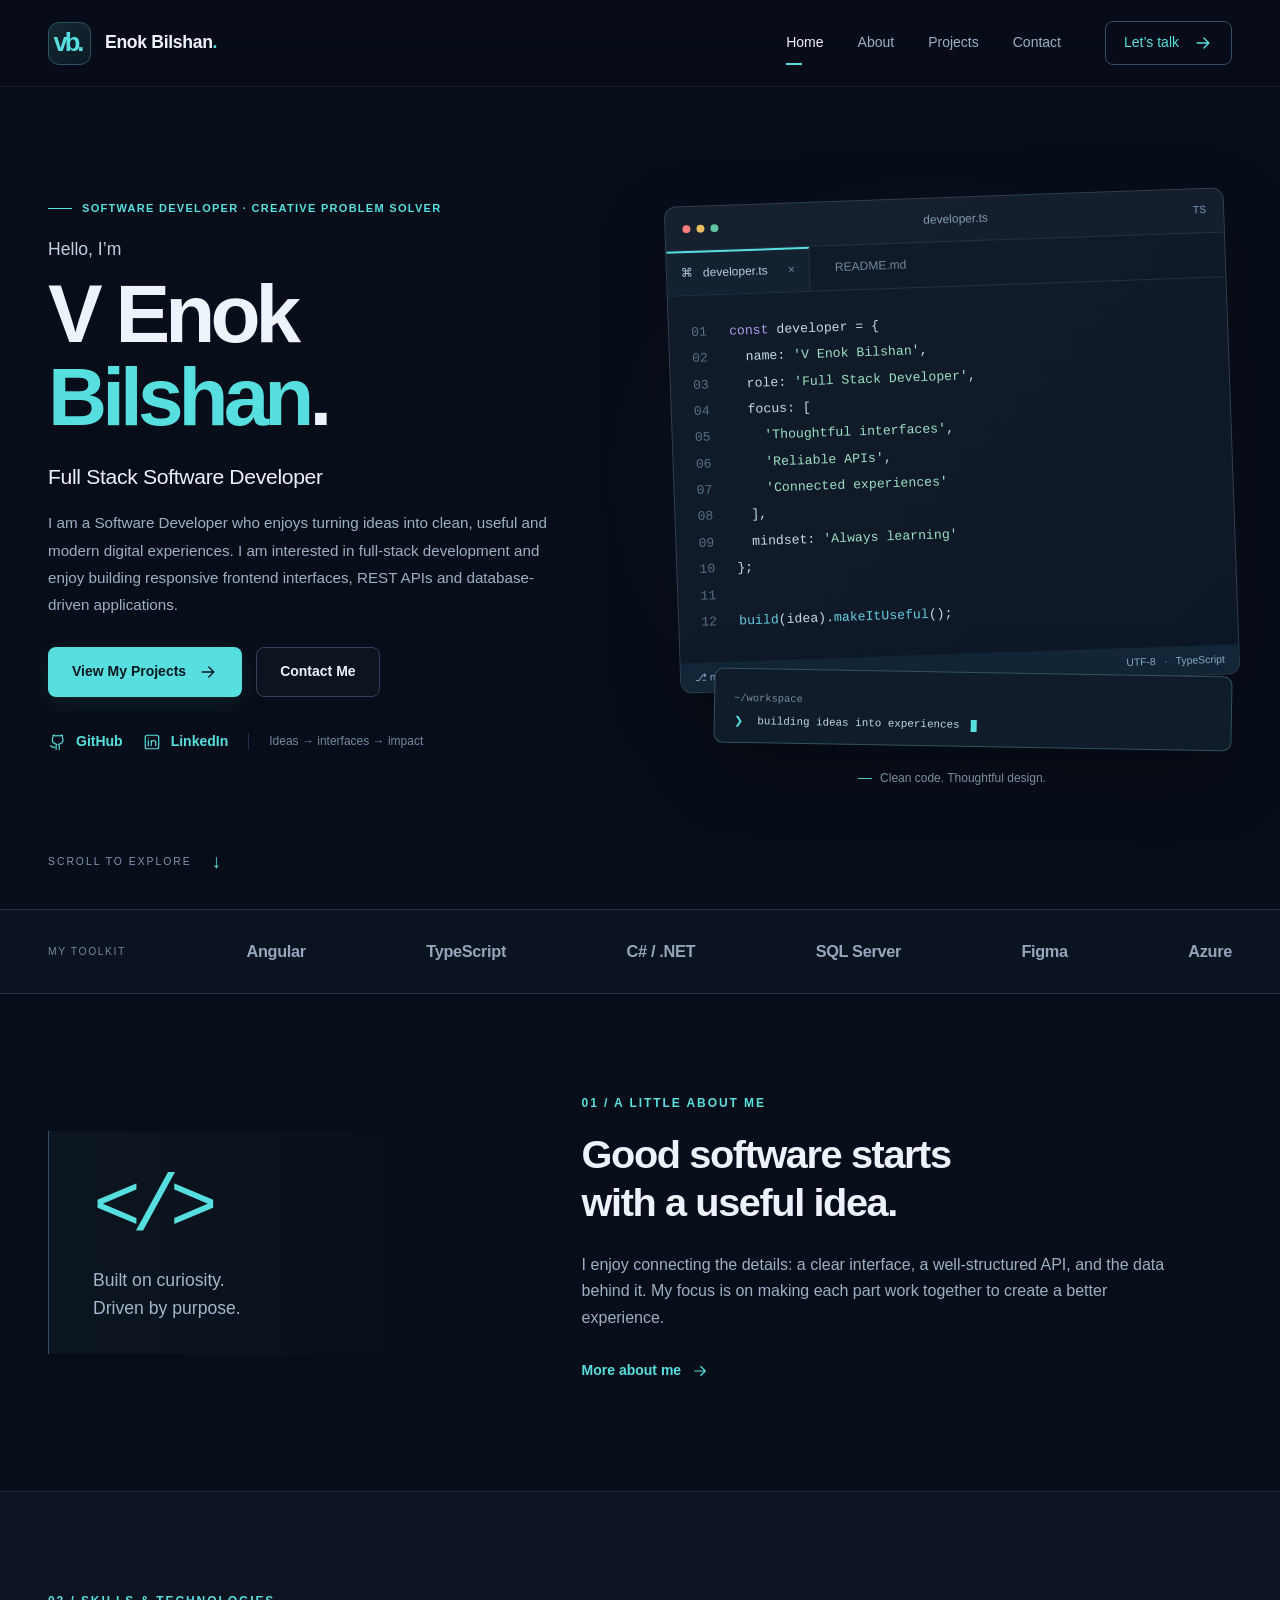
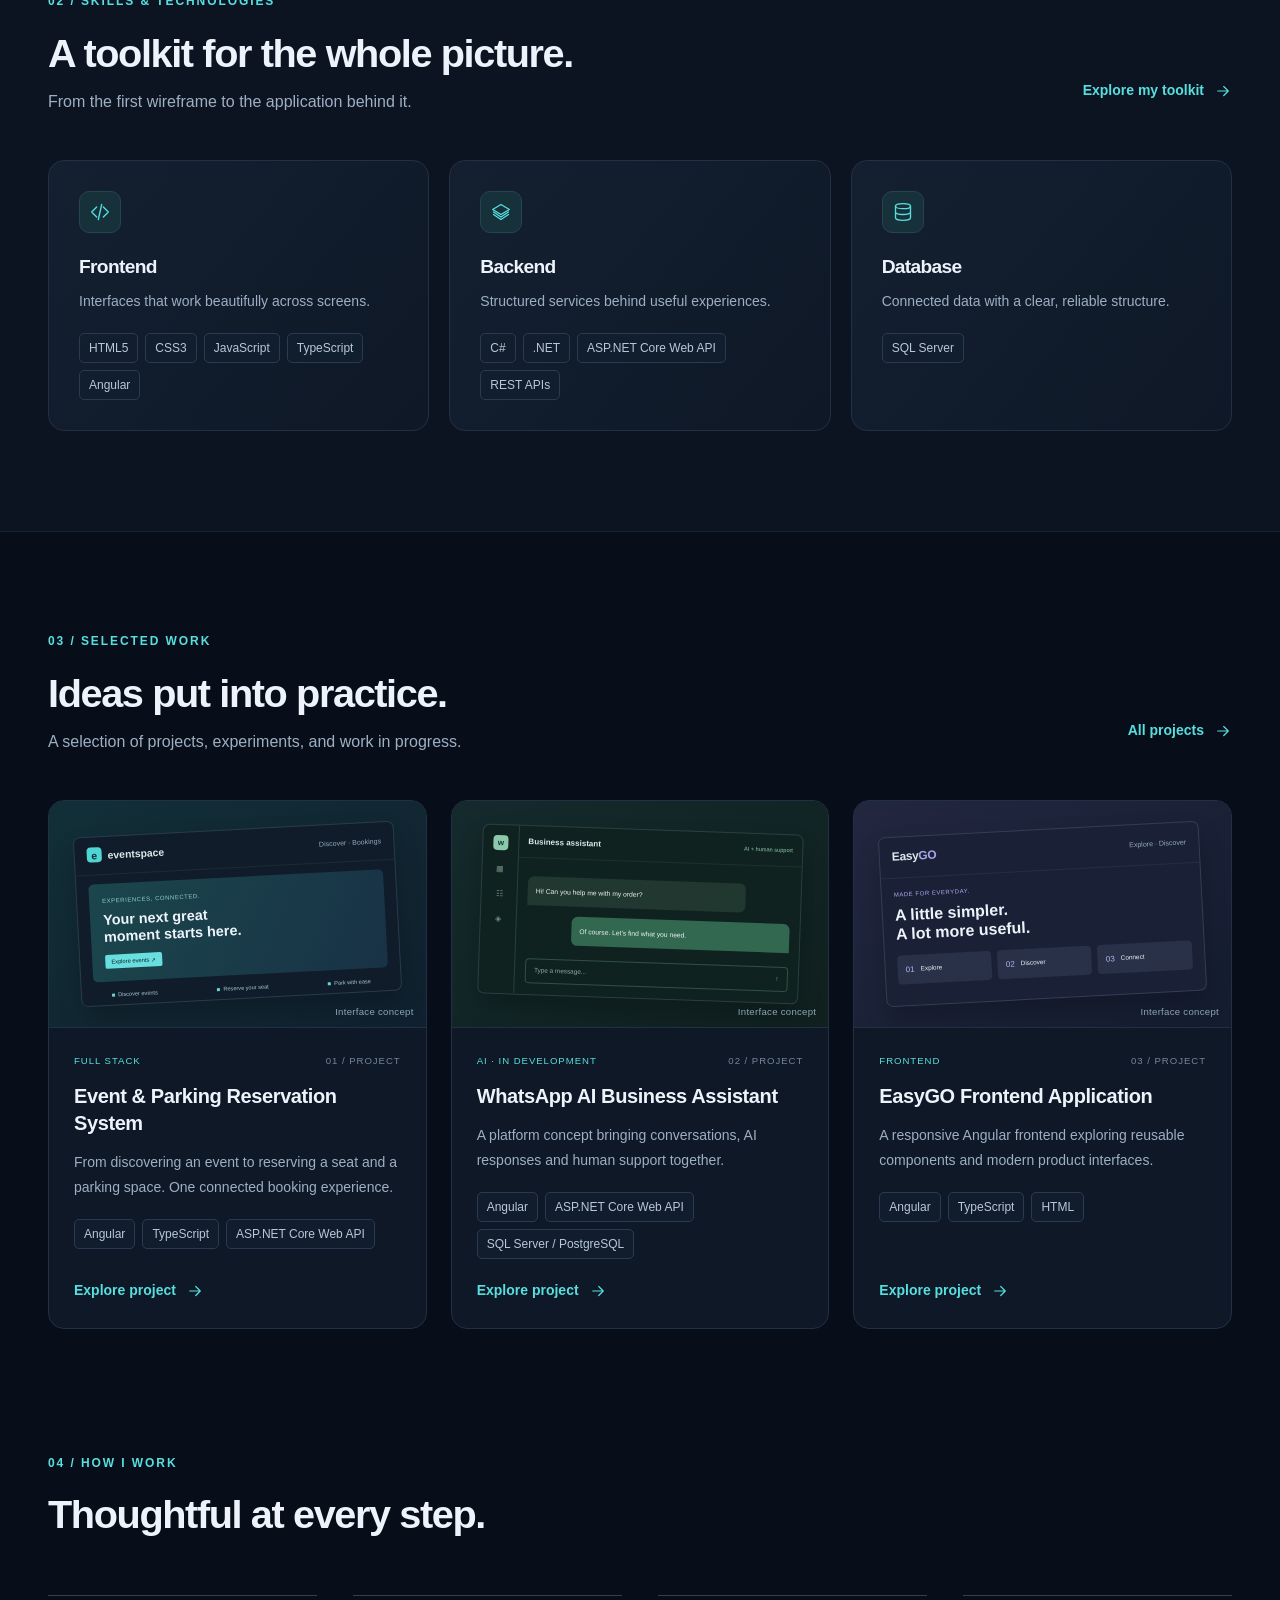
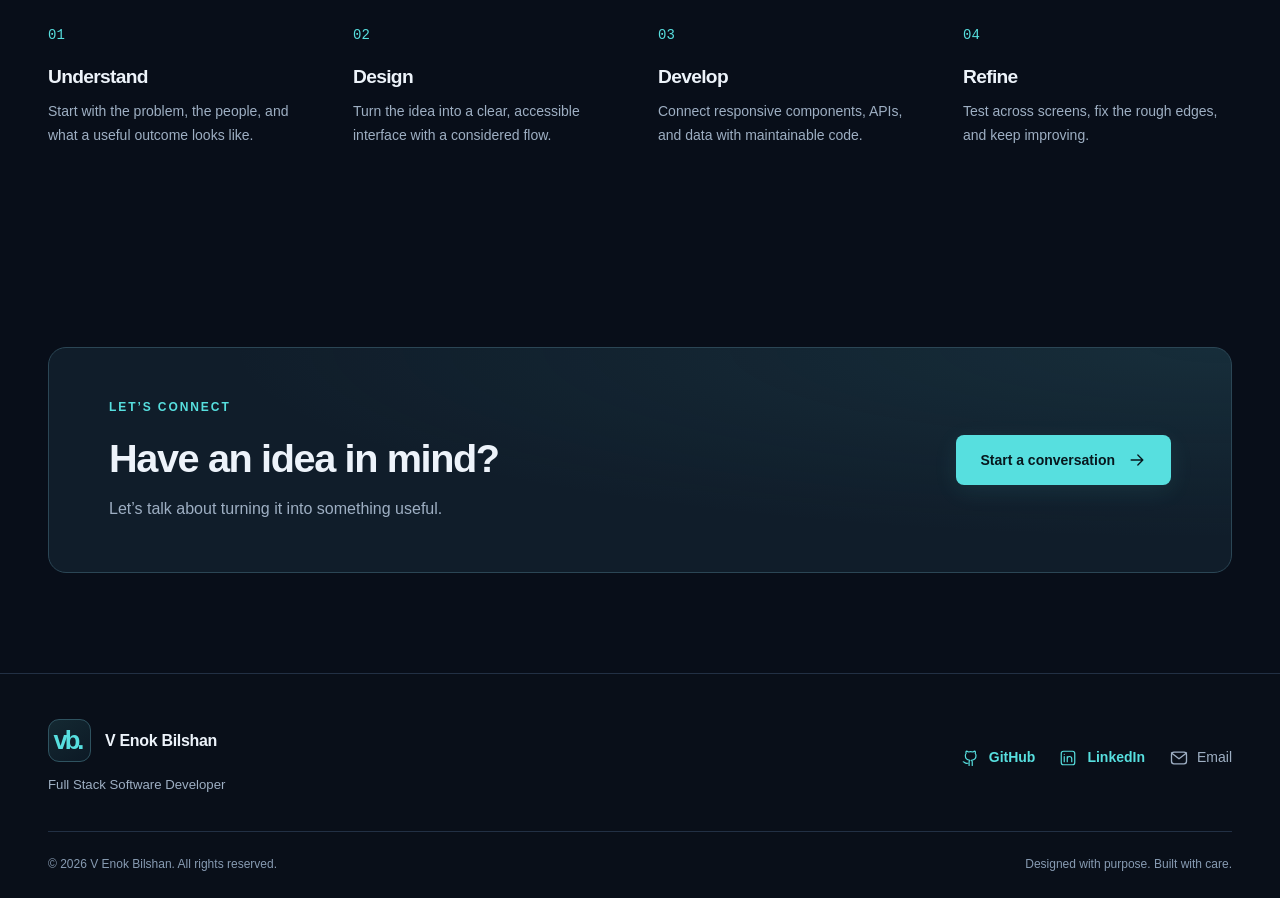
<file: index.html>
<!doctype html>
<html lang="en">
    <head>
        <meta charset="UTF-8" />
        <meta
            name="viewport"
            content="width=device-width, initial-scale=1.0"
        />
        <title>V Enok Bilshan | Full Stack Software Developer</title>
        <meta
            name="description"
            content="Explore the personal portfolio of V Enok Bilshan, a software developer focused on responsive interfaces, REST APIs and database-driven applications."
        />
        <meta
            name="theme-color"
            content="#080e19"
        />
        <meta
            property="og:title"
            content="V Enok Bilshan | Full Stack Software Developer"
        />
        <meta
            property="og:description"
            content="Explore the personal portfolio of V Enok Bilshan, a software developer focused on responsive interfaces, REST APIs and database-driven applications."
        />
        <meta
            property="og:type"
            content="website"
        />
        <link
            rel="icon"
            type="image/svg+xml"
            href="assets/icons/favicon.svg"
        />
        <link
            rel="stylesheet"
            href="css/style.css"
        />
        <link
            rel="stylesheet"
            href="css/responsive.css"
        />
        <script
            src="js/main.js"
            defer
        ></script>
    </head>
    <body data-page="index">
        <a
            class="skip-link"
            href="#main"
        >
            Skip to content
        </a>
        <header
            class="site-header"
            id="top"
        >
            <div class="container nav-bar">
                <a
                    class="brand"
                    href="index.html"
                    aria-label="V Enok Bilshan — Home"
                >
                    <span class="brand-mark">
                        vb
                        <span>.</span>
                    </span>
                    <span class="brand-name">
                        Enok Bilshan
                        <span class="brand-dot">.</span>
                    </span>
                </a>
                <button
                    class="menu-toggle"
                    type="button"
                    aria-label="Open navigation"
                    aria-controls="primary-nav"
                    aria-expanded="false"
                >
                    <span></span>
                    <span></span>
                </button>
                <nav
                    class="navigation"
                    id="primary-nav"
                    aria-label="Main navigation"
                >
                    <a
                        href="index.html"
                        class="active"
                        aria-current="page"
                    >
                        Home
                    </a>
                    <a href="about.html">About</a>
                    <a href="projects.html">Projects</a>
                    <a href="contact.html">Contact</a>
                    <a
                        class="nav-cta"
                        href="contact.html"
                    >
                        Let’s talk
                        <svg
                            class="icon"
                            viewBox="0 0 24 24"
                            fill="none"
                            stroke="currentColor"
                            stroke-width="1.6"
                            stroke-linecap="round"
                            stroke-linejoin="round"
                            aria-hidden="true"
                        >
                            <path d="M5 12h14m-6-6 6 6-6 6" />
                        </svg>
                    </a>
                </nav>
            </div>
        </header>
        <main id="main">
            <section class="hero container">
                <div class="hero-copy reveal">
                    <p class="eyebrow hero-eyebrow">
                        <span class="small-line"></span>
                        SOFTWARE DEVELOPER · CREATIVE PROBLEM SOLVER
                    </p>
                    <p class="hello">Hello, I’m</p>
                    <h1>
                        V Enok
                        <br />
                        <span>
                            Bilshan
                            <span class="name-period">.</span>
                        </span>
                    </h1>
                    <h2 class="hero-role">Full Stack Software Developer</h2>
                    <p class="hero-description">
                        I am a Software Developer who enjoys turning ideas into clean, useful and
                        modern digital experiences. I am interested in full-stack development and
                        enjoy building responsive frontend interfaces, REST APIs and database-driven
                        applications.
                    </p>
                    <div class="button-row">
                        <a
                            class="button primary"
                            href="projects.html"
                        >
                            View My Projects
                            <svg
                                class="icon"
                                viewBox="0 0 24 24"
                                fill="none"
                                stroke="currentColor"
                                stroke-width="1.6"
                                stroke-linecap="round"
                                stroke-linejoin="round"
                                aria-hidden="true"
                            >
                                <path d="M5 12h14m-6-6 6 6-6 6" />
                            </svg>
                        </a>
                        <a
                            class="button secondary"
                            href="contact.html"
                        >
                            Contact Me
                        </a>
                    </div>
                    <div class="hero-socials">
                        <!-- REPLACE WITH REAL GitHub URL -->
                        <a
                            class="text-link"
                            href="https://github.com/enokstack-09"
                            target="_blank"
                            rel="noopener noreferrer"
                        >
                            <svg
                                class="icon"
                                viewBox="0 0 24 24"
                                fill="none"
                                stroke="currentColor"
                                stroke-width="1.6"
                                stroke-linecap="round"
                                stroke-linejoin="round"
                                aria-hidden="true"
                            >
                                <path
                                    d="M9 19c-4 1-4-2-6-2m12 5v-4a3.5 3.5 0 0 0-1-3c3-.3 6-1.5 6-6a4.6 4.6 0 0 0-1-3c.3-1 .3-2-.1-3-1-.3-3 1-3 1a11 11 0 0 0-6 0s-2-1.3-3-1c-.4 1-.4 2-.1 3a4.6 4.6 0 0 0-1 3c0 4.5 3 5.7 6 6a3.5 3.5 0 0 0-1 3v4"
                                />
                            </svg>
                            GitHub
                        </a>
                        <!-- REPLACE WITH REAL LinkedIn URL -->
                        <a
                            class="text-link"
                            href="https://www.linkedin.com/in/v-enok-bilshan-53347835b/?skipRedirect=true"
                            target="_blank"
                            rel="noopener noreferrer"
                        >
                            <svg
                                class="icon"
                                viewBox="0 0 24 24"
                                fill="none"
                                stroke="currentColor"
                                stroke-width="1.6"
                                stroke-linecap="round"
                                stroke-linejoin="round"
                                aria-hidden="true"
                            >
                                <rect
                                    x="3"
                                    y="3"
                                    width="18"
                                    height="18"
                                    rx="3"
                                />
                                <path d="M7 10v7m0-10v.1M11 17v-7m0 3c0-4 6-4 6 0v4" />
                            </svg>
                            LinkedIn
                        </a>
                        <span class="social-divider"></span>
                        <span>Ideas → interfaces → impact</span>
                    </div>
                </div>
                <div class="developer-visual reveal">
                    <div class="editor-window">
                        <div class="editor-title">
                            <span class="window-dots">
                                <i></i>
                                <i></i>
                                <i></i>
                            </span>
                            <span>developer.ts</span>
                            <span class="editor-language">TS</span>
                        </div>
                        <div class="editor-tabs">
                            <span class="editor-tab">
                                ⌘ &nbsp; developer.ts
                                <span>×</span>
                            </span>
                            <span>README.md</span>
                        </div>
                        <div class="editor-code">
                            <div>
                                <span class="line">01</span>
                                <pre><code><span class="syntax-purple">const</span> developer = {</code></pre>
                            </div>
                            <div>
                                <span class="line">02</span>
                                <pre><code>  name: <span class="syntax-green">'V Enok Bilshan'</span>,</code></pre>
                            </div>
                            <div>
                                <span class="line">03</span>
                                <pre><code>  role: <span class="syntax-green">'Full Stack Developer'</span>,</code></pre>
                            </div>
                            <div>
                                <span class="line">04</span>
                                <pre><code>  focus: [</code></pre>
                            </div>
                            <div>
                                <span class="line">05</span>
                                <pre><code>    <span class="syntax-green">'Thoughtful interfaces'</span>,</code></pre>
                            </div>
                            <div>
                                <span class="line">06</span>
                                <pre><code>    <span class="syntax-green">'Reliable APIs'</span>,</code></pre>
                            </div>
                            <div>
                                <span class="line">07</span>
                                <pre><code>    <span class="syntax-green">'Connected experiences'</span></code></pre>
                            </div>
                            <div>
                                <span class="line">08</span>
                                <pre><code>  ],</code></pre>
                            </div>
                            <div>
                                <span class="line">09</span>
                                <pre><code>  mindset: <span class="syntax-green">'Always learning'</span></code></pre>
                            </div>
                            <div>
                                <span class="line">10</span>
                                <pre><code>};</code></pre>
                            </div>
                            <div>
                                <span class="line">11</span>
                                <pre><code> </code></pre>
                            </div>
                            <div>
                                <span class="line">12</span>
                                <pre><code><span class="syntax-blue">build</span>(idea).<span class="syntax-blue">makeItUseful</span>();</code></pre>
                            </div>
                        </div>
                        <div class="editor-status">
                            <span>⎇ main</span>
                            <span>UTF-8 &nbsp; · &nbsp; TypeScript</span>
                        </div>
                    </div>
                    <div class="terminal-card">
                        <span class="terminal-label">~/workspace</span>
                        <p>
                            <span>❯</span>
                            building ideas into experiences
                            <span class="cursor"></span>
                        </p>
                    </div>
                    <div class="visual-caption">
                        <span></span>
                        Clean code. Thoughtful design.
                    </div>
                </div>
                <a
                    class="scroll-cue"
                    href="#about-preview"
                >
                    <span>SCROLL TO EXPLORE</span>
                    <span>↓</span>
                </a>
            </section>
            <div class="technology-strip">
                <div class="container">
                    <span class="strip-caption">MY TOOLKIT</span>
                    <span>Angular</span>
                    <span>TypeScript</span>
                    <span>C# / .NET</span>
                    <span>SQL Server</span>
                    <span>Figma</span>
                    <span>Azure</span>
                </div>
            </div>
            <section
                class="section container about-preview"
                id="about-preview"
            >
                <div class="about-number reveal">
                    <span>&lt;/&gt;</span>
                    <p>
                        Built on curiosity.
                        <br />
                        Driven by purpose.
                    </p>
                </div>
                <div class="reveal">
                    <p class="eyebrow">01 / A LITTLE ABOUT ME</p>
                    <h2>
                        Good software starts
                        <br />
                        with a useful idea.
                    </h2>
                    <p>
                        I enjoy connecting the details: a clear interface, a well-structured API,
                        and the data behind it. My focus is on making each part work together to
                        create a better experience.
                    </p>
                    <a
                        class="text-link"
                        href="about.html"
                    >
                        More about me
                        <svg
                            class="icon"
                            viewBox="0 0 24 24"
                            fill="none"
                            stroke="currentColor"
                            stroke-width="1.6"
                            stroke-linecap="round"
                            stroke-linejoin="round"
                            aria-hidden="true"
                        >
                            <path d="M5 12h14m-6-6 6 6-6 6" />
                        </svg>
                    </a>
                </div>
            </section>
            <section class="section section-tinted">
                <div class="container">
                    <div class="section-heading reveal">
                        <div>
                            <p class="eyebrow">02 / SKILLS & TECHNOLOGIES</p>
                            <h2>A toolkit for the whole picture.</h2>
                            <p>From the first wireframe to the application behind it.</p>
                        </div>
                        <a
                            class="text-link"
                            href="about.html#skills"
                        >
                            Explore my toolkit
                            <svg
                                class="icon"
                                viewBox="0 0 24 24"
                                fill="none"
                                stroke="currentColor"
                                stroke-width="1.6"
                                stroke-linecap="round"
                                stroke-linejoin="round"
                                aria-hidden="true"
                            >
                                <path d="M5 12h14m-6-6 6 6-6 6" />
                            </svg>
                        </a>
                    </div>
                    <div class="skills-grid">
                        <article class="skill-card reveal">
                            <span class="icon-box">
                                <svg
                                    class="icon"
                                    viewBox="0 0 24 24"
                                    fill="none"
                                    stroke="currentColor"
                                    stroke-width="1.6"
                                    stroke-linecap="round"
                                    stroke-linejoin="round"
                                    aria-hidden="true"
                                >
                                    <path d="m8 6-6 6 6 6m8-12 6 6-6 6M14 3l-4 18" />
                                </svg>
                            </span>
                            <h3>Frontend</h3>
                            <p>Interfaces that work beautifully across screens.</p>
                            <div class="tags">
                                <span>HTML5</span>
                                <span>CSS3</span>
                                <span>JavaScript</span>
                                <span>TypeScript</span>
                                <span>Angular</span>
                            </div>
                        </article>
                        <article class="skill-card reveal">
                            <span class="icon-box">
                                <svg
                                    class="icon"
                                    viewBox="0 0 24 24"
                                    fill="none"
                                    stroke="currentColor"
                                    stroke-width="1.6"
                                    stroke-linecap="round"
                                    stroke-linejoin="round"
                                    aria-hidden="true"
                                >
                                    <path
                                        d="m12 3 10 6-10 6L2 9l10-6Zm-9 12 9 6 9-6M3 12l9 6 9-6"
                                    />
                                </svg>
                            </span>
                            <h3>Backend</h3>
                            <p>Structured services behind useful experiences.</p>
                            <div class="tags">
                                <span>C#</span>
                                <span>.NET</span>
                                <span>ASP.NET Core Web API</span>
                                <span>REST APIs</span>
                            </div>
                        </article>
                        <article class="skill-card reveal">
                            <span class="icon-box">
                                <svg
                                    class="icon"
                                    viewBox="0 0 24 24"
                                    fill="none"
                                    stroke="currentColor"
                                    stroke-width="1.6"
                                    stroke-linecap="round"
                                    stroke-linejoin="round"
                                    aria-hidden="true"
                                >
                                    <ellipse
                                        cx="12"
                                        cy="5"
                                        rx="9"
                                        ry="3"
                                    />
                                    <path d="M3 5v14c0 4 18 4 18 0V5M3 12c0 4 18 4 18 0" />
                                </svg>
                            </span>
                            <h3>Database</h3>
                            <p>Connected data with a clear, reliable structure.</p>
                            <div class="tags"><span>SQL Server</span></div>
                        </article>
                    </div>
                </div>
            </section>
            <section class="section container">
                <div class="section-heading reveal">
                    <div>
                        <p class="eyebrow">03 / SELECTED WORK</p>
                        <h2>Ideas put into practice.</h2>
                        <p>A selection of projects, experiments, and work in progress.</p>
                    </div>
                    <a
                        class="text-link"
                        href="projects.html"
                    >
                        All projects
                        <svg
                            class="icon"
                            viewBox="0 0 24 24"
                            fill="none"
                            stroke="currentColor"
                            stroke-width="1.6"
                            stroke-linecap="round"
                            stroke-linejoin="round"
                            aria-hidden="true"
                        >
                            <path d="M5 12h14m-6-6 6 6-6 6" />
                        </svg>
                    </a>
                </div>
                <div class="project-grid">
                    <article
                        class="project-card reveal"
                        id="event-parking"
                        data-category="full-stack"
                    >
                        <div class="project-visual event">
                            <div
                                class="mini-app event-app"
                                aria-hidden="true"
                            >
                                <div class="mini-nav">
                                    <b>
                                        <span class="mini-logo">e</span>
                                        eventspace
                                    </b>
                                    <span>Discover · Bookings</span>
                                </div>
                                <div class="event-banner">
                                    <small>EXPERIENCES, CONNECTED.</small>
                                    <strong>
                                        Your next great
                                        <br />
                                        moment starts here.
                                    </strong>
                                    <span class="mini-button">Explore events ↗</span>
                                </div>
                                <div class="mini-stats">
                                    <span>
                                        <i></i>
                                        Discover events
                                    </span>
                                    <span>
                                        <i></i>
                                        Reserve your seat
                                    </span>
                                    <span>
                                        <i></i>
                                        Park with ease
                                    </span>
                                </div>
                            </div>
                            <span class="preview-label">Interface concept</span>
                        </div>
                        <div class="project-content">
                            <div class="project-meta">
                                <span>Full Stack</span>
                                <span>01 / PROJECT</span>
                            </div>
                            <h3>Event & Parking Reservation System</h3>
                            <p>
                                From discovering an event to reserving a seat and a parking space.
                                One connected booking experience.
                            </p>
                            <div class="tags">
                                <span>Angular</span>
                                <span>TypeScript</span>
                                <span>ASP.NET Core Web API</span>
                            </div>
                            <a
                                class="text-link project-more"
                                href="projects.html#event-parking"
                            >
                                Explore project
                                <svg
                                    class="icon"
                                    viewBox="0 0 24 24"
                                    fill="none"
                                    stroke="currentColor"
                                    stroke-width="1.6"
                                    stroke-linecap="round"
                                    stroke-linejoin="round"
                                    aria-hidden="true"
                                >
                                    <path d="M5 12h14m-6-6 6 6-6 6" />
                                </svg>
                            </a>
                        </div>
                    </article>
                    <article
                        class="project-card reveal"
                        id="whatsapp-ai"
                        data-category="full-stack ai"
                    >
                        <div class="project-visual assistant">
                            <div
                                class="mini-app chat-app"
                                aria-hidden="true"
                            >
                                <div class="chat-sidebar">
                                    <b class="mini-logo">w</b>
                                    <span>▦</span>
                                    <span>☷</span>
                                    <span>◈</span>
                                </div>
                                <div class="chat-main">
                                    <div class="mini-nav">
                                        <b>Business assistant</b>
                                        <span class="chat-state">AI + human support</span>
                                    </div>
                                    <div class="chat-bubble">
                                        Hi! Can you help me with my order?
                                    </div>
                                    <div class="chat-bubble response">
                                        Of course. Let's find what you need.
                                    </div>
                                    <div class="chat-compose">
                                        Type a message...
                                        <span>↑</span>
                                    </div>
                                </div>
                            </div>
                            <span class="preview-label">Interface concept</span>
                        </div>
                        <div class="project-content">
                            <div class="project-meta">
                                <span>AI · In development</span>
                                <span>02 / PROJECT</span>
                            </div>
                            <h3>WhatsApp AI Business Assistant</h3>
                            <p>
                                A platform concept bringing conversations, AI responses and human
                                support together.
                            </p>
                            <div class="tags">
                                <span>Angular</span>
                                <span>ASP.NET Core Web API</span>
                                <span>SQL Server / PostgreSQL</span>
                            </div>
                            <a
                                class="text-link project-more"
                                href="projects.html#whatsapp-ai"
                            >
                                Explore project
                                <svg
                                    class="icon"
                                    viewBox="0 0 24 24"
                                    fill="none"
                                    stroke="currentColor"
                                    stroke-width="1.6"
                                    stroke-linecap="round"
                                    stroke-linejoin="round"
                                    aria-hidden="true"
                                >
                                    <path d="M5 12h14m-6-6 6 6-6 6" />
                                </svg>
                            </a>
                        </div>
                    </article>
                    <article
                        class="project-card reveal"
                        id="easygo"
                        data-category="frontend"
                    >
                        <div class="project-visual easygo">
                            <div
                                class="mini-app easygo-app"
                                aria-hidden="true"
                            >
                                <div class="mini-nav">
                                    <b>
                                        Easy
                                        <span>GO</span>
                                    </b>
                                    <span>Explore · Discover</span>
                                </div>
                                <div class="easygo-title">
                                    <small>MADE FOR EVERYDAY.</small>
                                    <strong>
                                        A little simpler.
                                        <br />
                                        A lot more useful.
                                    </strong>
                                </div>
                                <div class="easygo-tiles">
                                    <span>
                                        <i>01</i>
                                        Explore
                                    </span>
                                    <span>
                                        <i>02</i>
                                        Discover
                                    </span>
                                    <span>
                                        <i>03</i>
                                        Connect
                                    </span>
                                </div>
                            </div>
                            <span class="preview-label">Interface concept</span>
                        </div>
                        <div class="project-content">
                            <div class="project-meta">
                                <span>Frontend</span>
                                <span>03 / PROJECT</span>
                            </div>
                            <h3>EasyGO Frontend Application</h3>
                            <p>
                                A responsive Angular frontend exploring reusable components and
                                modern product interfaces.
                            </p>
                            <div class="tags">
                                <span>Angular</span>
                                <span>TypeScript</span>
                                <span>HTML</span>
                            </div>
                            <a
                                class="text-link project-more"
                                href="projects.html#easygo"
                            >
                                Explore project
                                <svg
                                    class="icon"
                                    viewBox="0 0 24 24"
                                    fill="none"
                                    stroke="currentColor"
                                    stroke-width="1.6"
                                    stroke-linecap="round"
                                    stroke-linejoin="round"
                                    aria-hidden="true"
                                >
                                    <path d="M5 12h14m-6-6 6 6-6 6" />
                                </svg>
                            </a>
                        </div>
                    </article>
                </div>
            </section>
            <section class="section container process-section">
                <div class="section-heading reveal">
                    <div>
                        <p class="eyebrow">04 / HOW I WORK</p>
                        <h2>Thoughtful at every step.</h2>
                    </div>
                </div>
                <div class="process-grid">
                    <article class="process-item reveal">
                        <span class="process-number">01</span>
                        <h3>Understand</h3>
                        <p>
                            Start with the problem, the people, and what a useful outcome looks
                            like.
                        </p>
                    </article>
                    <article class="process-item reveal">
                        <span class="process-number">02</span>
                        <h3>Design</h3>
                        <p>
                            Turn the idea into a clear, accessible interface with a considered flow.
                        </p>
                    </article>
                    <article class="process-item reveal">
                        <span class="process-number">03</span>
                        <h3>Develop</h3>
                        <p>Connect responsive components, APIs, and data with maintainable code.</p>
                    </article>
                    <article class="process-item reveal">
                        <span class="process-number">04</span>
                        <h3>Refine</h3>
                        <p>Test across screens, fix the rough edges, and keep improving.</p>
                    </article>
                </div>
            </section>
            <section class="section container">
                <div class="cta-panel reveal">
                    <div>
                        <p class="eyebrow">LET’S CONNECT</p>
                        <h2>Have an idea in mind?</h2>
                        <p>Let’s talk about turning it into something useful.</p>
                    </div>
                    <a
                        class="button primary"
                        href="contact.html"
                    >
                        Start a conversation
                        <svg
                            class="icon"
                            viewBox="0 0 24 24"
                            fill="none"
                            stroke="currentColor"
                            stroke-width="1.6"
                            stroke-linecap="round"
                            stroke-linejoin="round"
                            aria-hidden="true"
                        >
                            <path d="M5 12h14m-6-6 6 6-6 6" />
                        </svg>
                    </a>
                </div>
            </section>
        </main>
        <footer class="site-footer">
            <div class="container footer-main">
                <div>
                    <a
                        class="brand"
                        href="index.html"
                    >
                        <span class="brand-mark">
                            vb
                            <span>.</span>
                        </span>
                        <span>V Enok Bilshan</span>
                    </a>
                    <p>Full Stack Software Developer</p>
                </div>
                <div
                    class="footer-socials"
                    aria-label="Social links"
                >
                    <!-- REPLACE WITH REAL GitHub URL -->
                    <a
                        class="text-link"
                        href="https://github.com/enokstack-09"
                        target="_blank"
                        rel="noopener noreferrer"
                    >
                        <svg
                            class="icon"
                            viewBox="0 0 24 24"
                            fill="none"
                            stroke="currentColor"
                            stroke-width="1.6"
                            stroke-linecap="round"
                            stroke-linejoin="round"
                            aria-hidden="true"
                        >
                            <path
                                d="M9 19c-4 1-4-2-6-2m12 5v-4a3.5 3.5 0 0 0-1-3c3-.3 6-1.5 6-6a4.6 4.6 0 0 0-1-3c.3-1 .3-2-.1-3-1-.3-3 1-3 1a11 11 0 0 0-6 0s-2-1.3-3-1c-.4 1-.4 2-.1 3a4.6 4.6 0 0 0-1 3c0 4.5 3 5.7 6 6a3.5 3.5 0 0 0-1 3v4"
                            />
                        </svg>
                        GitHub
                    </a>
                    <!-- REPLACE WITH REAL LinkedIn URL -->
                    <a
                        class="text-link"
                        href="https://www.linkedin.com/in/v-enok-bilshan-53347835b/?skipRedirect=true"
                        target="_blank"
                        rel="noopener noreferrer"
                    >
                        <svg
                            class="icon"
                            viewBox="0 0 24 24"
                            fill="none"
                            stroke="currentColor"
                            stroke-width="1.6"
                            stroke-linecap="round"
                            stroke-linejoin="round"
                            aria-hidden="true"
                        >
                            <rect
                                x="3"
                                y="3"
                                width="18"
                                height="18"
                                rx="3"
                            />
                            <path d="M7 10v7m0-10v.1M11 17v-7m0 3c0-4 6-4 6 0v4" />
                        </svg>
                        LinkedIn
                    </a>
                    <!-- Contact email configured by the portfolio owner. -->
                    <a
                        class="social-link"
                        href="mailto:venokbilshan@gmail.com"
                    >
                        <svg
                            class="icon"
                            viewBox="0 0 24 24"
                            fill="none"
                            stroke="currentColor"
                            stroke-width="1.6"
                            stroke-linecap="round"
                            stroke-linejoin="round"
                            aria-hidden="true"
                        >
                            <rect
                                x="3"
                                y="5"
                                width="18"
                                height="14"
                                rx="3"
                            />
                            <path d="m3 6 9 7 9-7" />
                        </svg>
                        Email
                    </a>
                </div>
            </div>
            <div class="container footer-bottom">
                <p>
                    ©
                    <span data-year>2026</span>
                    V Enok Bilshan. All rights reserved.
                </p>
                <span>Designed with purpose. Built with care.</span>
            </div>
        </footer>
        <button
            class="back-to-top"
            type="button"
            aria-label="Back to top"
            hidden
        >
            <svg
                class="icon"
                viewBox="0 0 24 24"
                fill="none"
                stroke="currentColor"
                stroke-width="1.6"
                stroke-linecap="round"
                stroke-linejoin="round"
                aria-hidden="true"
            >
                <path d="m6 12 6-6 6 6M12 6v14" />
            </svg>
        </button>
        <div
            class="toast"
            role="status"
            aria-live="polite"
            hidden
        ></div>
    </body>
</html>
</file>
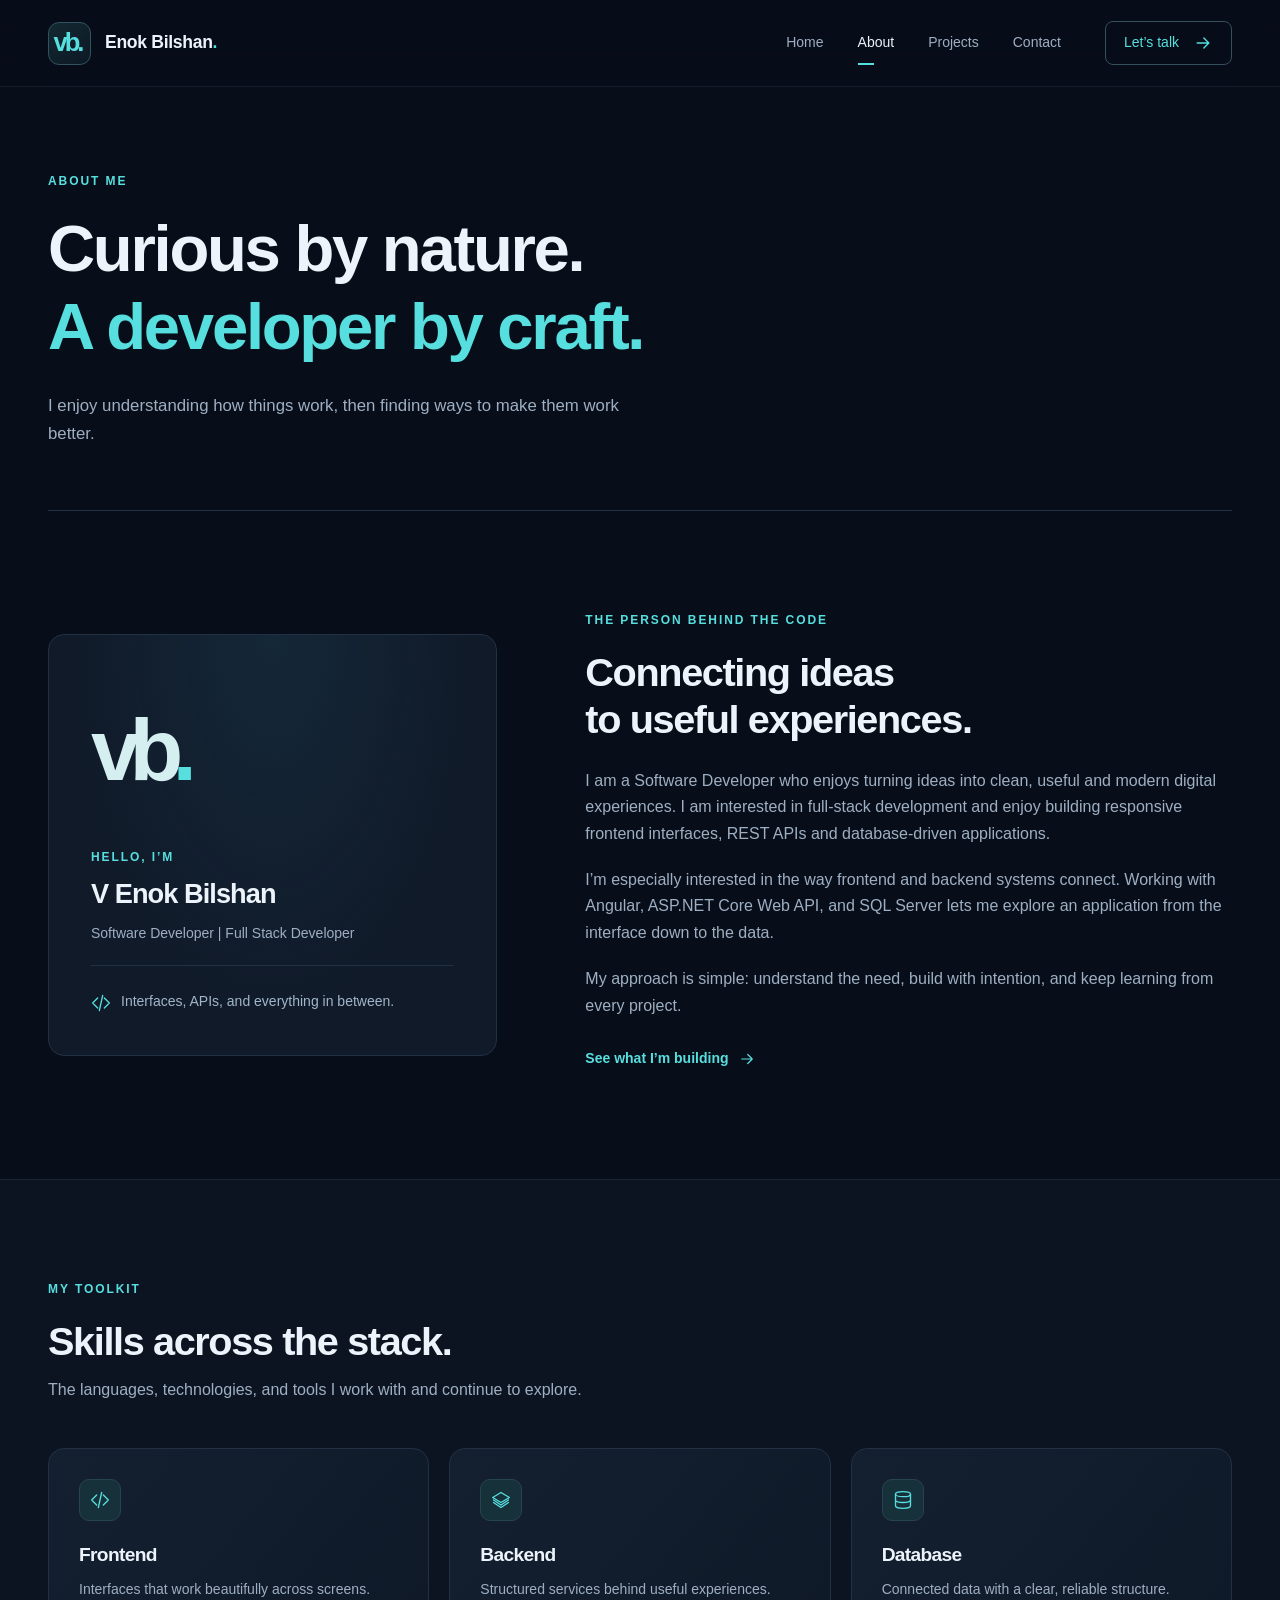
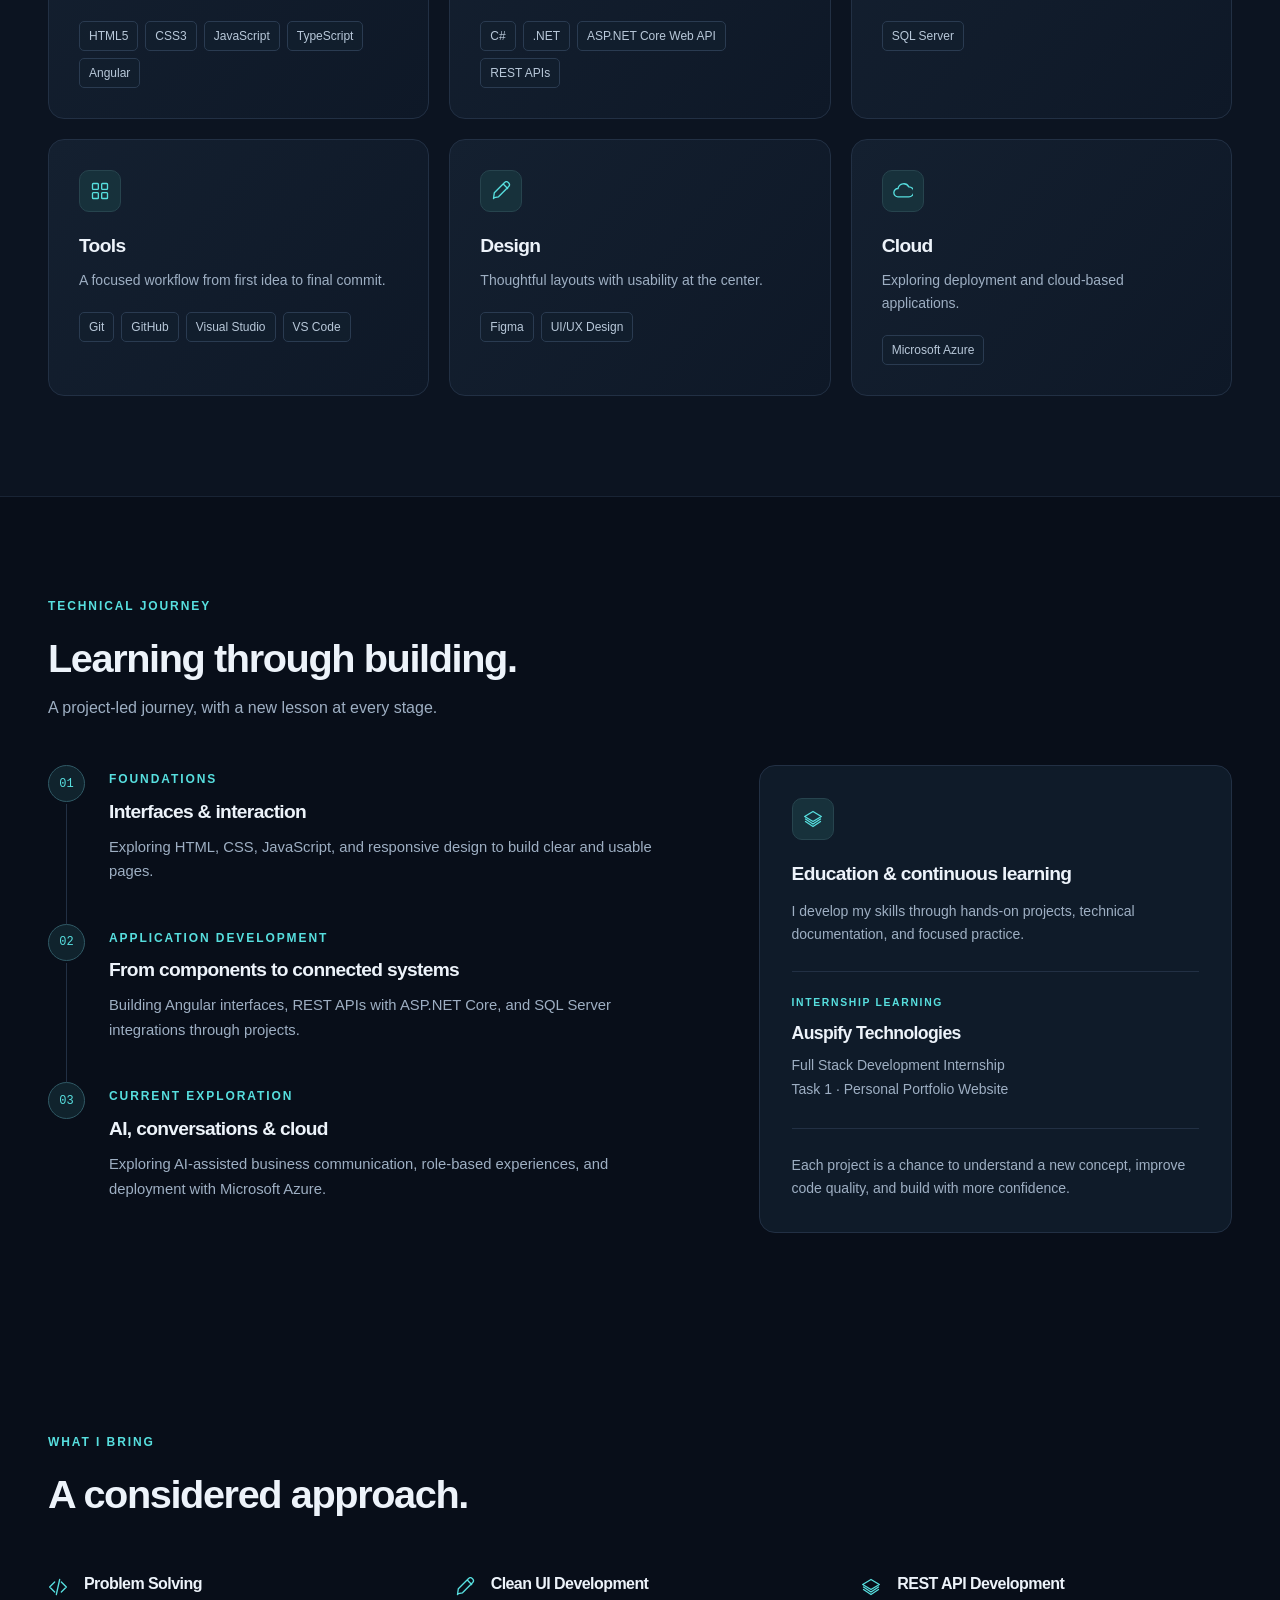
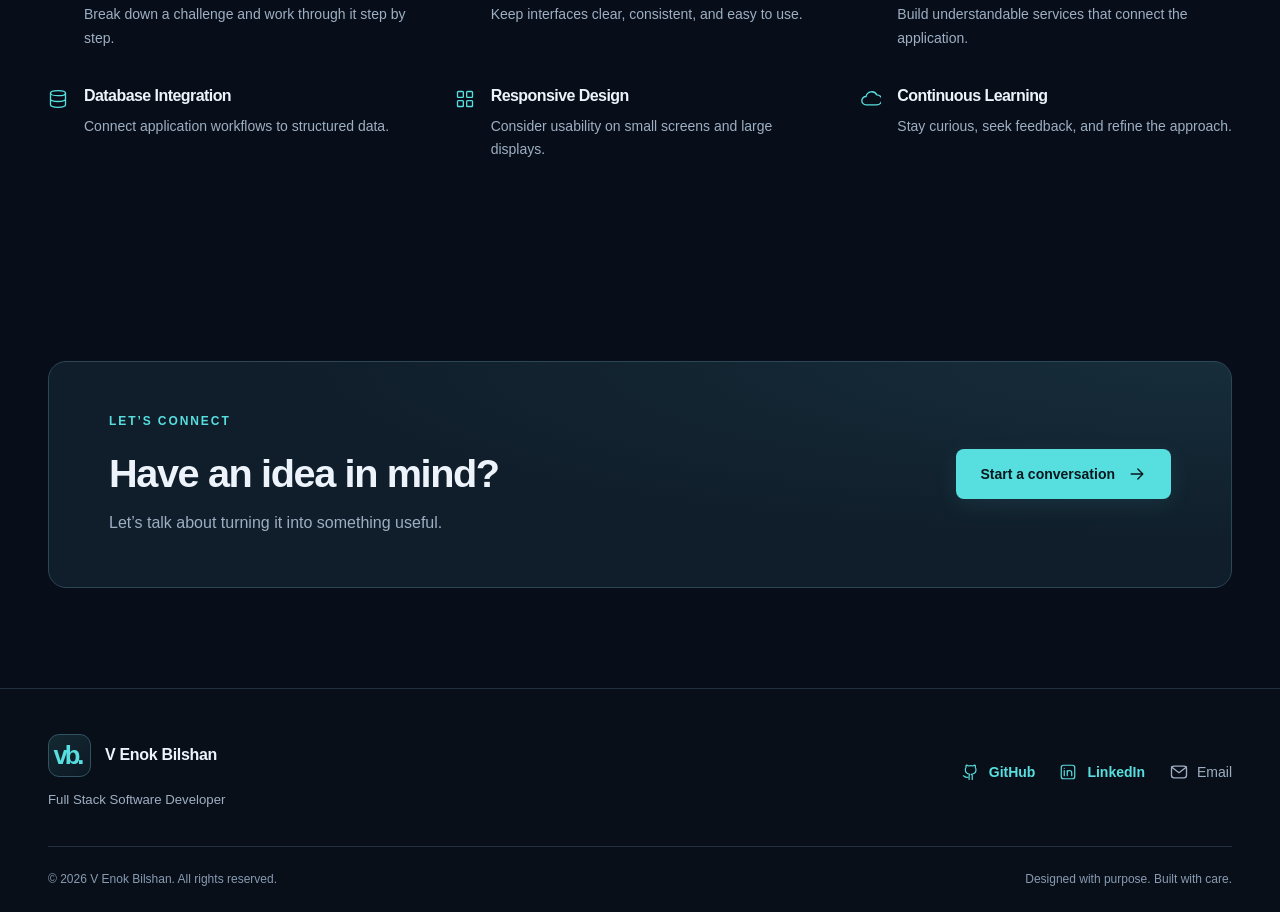
<file: about.html>
<!doctype html>
<html lang="en">
    <head>
        <meta charset="UTF-8" />
        <meta
            name="viewport"
            content="width=device-width, initial-scale=1.0"
        />
        <title>About | V Enok Bilshan — Full Stack Software Developer</title>
        <meta
            name="description"
            content="Learn about V Enok Bilshan’s development interests, technical skills, project-led learning and approach to full-stack software development."
        />
        <meta
            name="theme-color"
            content="#080e19"
        />
        <meta
            property="og:title"
            content="About | V Enok Bilshan — Full Stack Software Developer"
        />
        <meta
            property="og:description"
            content="Learn about V Enok Bilshan’s development interests, technical skills, project-led learning and approach to full-stack software development."
        />
        <meta
            property="og:type"
            content="website"
        />
        <link
            rel="icon"
            type="image/svg+xml"
            href="assets/icons/favicon.svg"
        />
        <link
            rel="stylesheet"
            href="css/style.css"
        />
        <link
            rel="stylesheet"
            href="css/responsive.css"
        />
        <script
            src="js/main.js"
            defer
        ></script>
    </head>
    <body data-page="about">
        <a
            class="skip-link"
            href="#main"
        >
            Skip to content
        </a>
        <header
            class="site-header"
            id="top"
        >
            <div class="container nav-bar">
                <a
                    class="brand"
                    href="index.html"
                    aria-label="V Enok Bilshan — Home"
                >
                    <span class="brand-mark">
                        vb
                        <span>.</span>
                    </span>
                    <span class="brand-name">
                        Enok Bilshan
                        <span class="brand-dot">.</span>
                    </span>
                </a>
                <button
                    class="menu-toggle"
                    type="button"
                    aria-label="Open navigation"
                    aria-controls="primary-nav"
                    aria-expanded="false"
                >
                    <span></span>
                    <span></span>
                </button>
                <nav
                    class="navigation"
                    id="primary-nav"
                    aria-label="Main navigation"
                >
                    <a href="index.html">Home</a>
                    <a
                        href="about.html"
                        class="active"
                        aria-current="page"
                    >
                        About
                    </a>
                    <a href="projects.html">Projects</a>
                    <a href="contact.html">Contact</a>
                    <a
                        class="nav-cta"
                        href="contact.html"
                    >
                        Let’s talk
                        <svg
                            class="icon"
                            viewBox="0 0 24 24"
                            fill="none"
                            stroke="currentColor"
                            stroke-width="1.6"
                            stroke-linecap="round"
                            stroke-linejoin="round"
                            aria-hidden="true"
                        >
                            <path d="M5 12h14m-6-6 6 6-6 6" />
                        </svg>
                    </a>
                </nav>
            </div>
        </header>
        <main id="main">
            <section class="page-hero container reveal">
                <p class="eyebrow">ABOUT ME</p>
                <h1>
                    Curious by nature.
                    <br />
                    <span>A developer by craft.</span>
                </h1>
                <p>
                    I enjoy understanding how things work, then finding ways to make them work
                    better.
                </p>
            </section>
            <section class="section container biography">
                <div class="identity-card reveal">
                    <span class="identity-monogram">
                        vb
                        <span>.</span>
                    </span>
                    <p class="eyebrow">HELLO, I’M</p>
                    <h2>V Enok Bilshan</h2>
                    <p>Software Developer | Full Stack Developer</p>
                    <div class="identity-detail">
                        <svg
                            class="icon"
                            viewBox="0 0 24 24"
                            fill="none"
                            stroke="currentColor"
                            stroke-width="1.6"
                            stroke-linecap="round"
                            stroke-linejoin="round"
                            aria-hidden="true"
                        >
                            <path d="m8 6-6 6 6 6m8-12 6 6-6 6M14 3l-4 18" />
                        </svg>
                        Interfaces, APIs, and everything in between.
                    </div>
                </div>
                <div class="biography-copy reveal">
                    <p class="eyebrow">THE PERSON BEHIND THE CODE</p>
                    <h2>
                        Connecting ideas
                        <br />
                        to useful experiences.
                    </h2>
                    <p>
                        I am a Software Developer who enjoys turning ideas into clean, useful and
                        modern digital experiences. I am interested in full-stack development and
                        enjoy building responsive frontend interfaces, REST APIs and database-driven
                        applications.
                    </p>
                    <p>
                        I’m especially interested in the way frontend and backend systems connect.
                        Working with Angular, ASP.NET Core Web API, and SQL Server lets me explore
                        an application from the interface down to the data.
                    </p>
                    <p>
                        My approach is simple: understand the need, build with intention, and keep
                        learning from every project.
                    </p>
                    <a
                        class="text-link"
                        href="projects.html"
                    >
                        See what I’m building
                        <svg
                            class="icon"
                            viewBox="0 0 24 24"
                            fill="none"
                            stroke="currentColor"
                            stroke-width="1.6"
                            stroke-linecap="round"
                            stroke-linejoin="round"
                            aria-hidden="true"
                        >
                            <path d="M5 12h14m-6-6 6 6-6 6" />
                        </svg>
                    </a>
                </div>
            </section>
            <section
                class="section section-tinted"
                id="skills"
            >
                <div class="container">
                    <div class="section-heading reveal">
                        <div>
                            <p class="eyebrow">MY TOOLKIT</p>
                            <h2>Skills across the stack.</h2>
                            <p>
                                The languages, technologies, and tools I work with and continue to
                                explore.
                            </p>
                        </div>
                    </div>
                    <div class="skills-grid">
                        <article class="skill-card reveal">
                            <span class="icon-box">
                                <svg
                                    class="icon"
                                    viewBox="0 0 24 24"
                                    fill="none"
                                    stroke="currentColor"
                                    stroke-width="1.6"
                                    stroke-linecap="round"
                                    stroke-linejoin="round"
                                    aria-hidden="true"
                                >
                                    <path d="m8 6-6 6 6 6m8-12 6 6-6 6M14 3l-4 18" />
                                </svg>
                            </span>
                            <h3>Frontend</h3>
                            <p>Interfaces that work beautifully across screens.</p>
                            <div class="tags">
                                <span>HTML5</span>
                                <span>CSS3</span>
                                <span>JavaScript</span>
                                <span>TypeScript</span>
                                <span>Angular</span>
                            </div>
                        </article>
                        <article class="skill-card reveal">
                            <span class="icon-box">
                                <svg
                                    class="icon"
                                    viewBox="0 0 24 24"
                                    fill="none"
                                    stroke="currentColor"
                                    stroke-width="1.6"
                                    stroke-linecap="round"
                                    stroke-linejoin="round"
                                    aria-hidden="true"
                                >
                                    <path
                                        d="m12 3 10 6-10 6L2 9l10-6Zm-9 12 9 6 9-6M3 12l9 6 9-6"
                                    />
                                </svg>
                            </span>
                            <h3>Backend</h3>
                            <p>Structured services behind useful experiences.</p>
                            <div class="tags">
                                <span>C#</span>
                                <span>.NET</span>
                                <span>ASP.NET Core Web API</span>
                                <span>REST APIs</span>
                            </div>
                        </article>
                        <article class="skill-card reveal">
                            <span class="icon-box">
                                <svg
                                    class="icon"
                                    viewBox="0 0 24 24"
                                    fill="none"
                                    stroke="currentColor"
                                    stroke-width="1.6"
                                    stroke-linecap="round"
                                    stroke-linejoin="round"
                                    aria-hidden="true"
                                >
                                    <ellipse
                                        cx="12"
                                        cy="5"
                                        rx="9"
                                        ry="3"
                                    />
                                    <path d="M3 5v14c0 4 18 4 18 0V5M3 12c0 4 18 4 18 0" />
                                </svg>
                            </span>
                            <h3>Database</h3>
                            <p>Connected data with a clear, reliable structure.</p>
                            <div class="tags"><span>SQL Server</span></div>
                        </article>
                        <article class="skill-card reveal">
                            <span class="icon-box">
                                <svg
                                    class="icon"
                                    viewBox="0 0 24 24"
                                    fill="none"
                                    stroke="currentColor"
                                    stroke-width="1.6"
                                    stroke-linecap="round"
                                    stroke-linejoin="round"
                                    aria-hidden="true"
                                >
                                    <rect
                                        x="3"
                                        y="3"
                                        width="7"
                                        height="7"
                                        rx="1"
                                    />
                                    <rect
                                        x="14"
                                        y="3"
                                        width="7"
                                        height="7"
                                        rx="1"
                                    />
                                    <rect
                                        x="3"
                                        y="14"
                                        width="7"
                                        height="7"
                                        rx="1"
                                    />
                                    <rect
                                        x="14"
                                        y="14"
                                        width="7"
                                        height="7"
                                        rx="1"
                                    />
                                </svg>
                            </span>
                            <h3>Tools</h3>
                            <p>A focused workflow from first idea to final commit.</p>
                            <div class="tags">
                                <span>Git</span>
                                <span>GitHub</span>
                                <span>Visual Studio</span>
                                <span>VS Code</span>
                            </div>
                        </article>
                        <article class="skill-card reveal">
                            <span class="icon-box">
                                <svg
                                    class="icon"
                                    viewBox="0 0 24 24"
                                    fill="none"
                                    stroke="currentColor"
                                    stroke-width="1.6"
                                    stroke-linecap="round"
                                    stroke-linejoin="round"
                                    aria-hidden="true"
                                >
                                    <path
                                        d="m15 4 5 5M4 20l5-1L21 7a3.5 3.5 0 0 0-5-5L4 14l-1 7Z"
                                    />
                                </svg>
                            </span>
                            <h3>Design</h3>
                            <p>Thoughtful layouts with usability at the center.</p>
                            <div class="tags">
                                <span>Figma</span>
                                <span>UI/UX Design</span>
                            </div>
                        </article>
                        <article class="skill-card reveal">
                            <span class="icon-box">
                                <svg
                                    class="icon"
                                    viewBox="0 0 24 24"
                                    fill="none"
                                    stroke="currentColor"
                                    stroke-width="1.6"
                                    stroke-linecap="round"
                                    stroke-linejoin="round"
                                    aria-hidden="true"
                                >
                                    <path
                                        d="M6 19a5 5 0 1 1 0-10 7 7 0 0 1 13-2 6 6 0 0 1 0 12H6Z"
                                    />
                                </svg>
                            </span>
                            <h3>Cloud</h3>
                            <p>Exploring deployment and cloud-based applications.</p>
                            <div class="tags"><span>Microsoft Azure</span></div>
                        </article>
                    </div>
                </div>
            </section>
            <section class="section container journey-section">
                <div class="section-heading reveal">
                    <div>
                        <p class="eyebrow">TECHNICAL JOURNEY</p>
                        <h2>Learning through building.</h2>
                        <p>A project-led journey, with a new lesson at every stage.</p>
                    </div>
                </div>
                <div class="journey-grid">
                    <div class="journey-timeline">
                        <article class="journey-item reveal">
                            <span>01</span>
                            <div>
                                <p class="eyebrow">FOUNDATIONS</p>
                                <h3>Interfaces & interaction</h3>
                                <p>
                                    Exploring HTML, CSS, JavaScript, and responsive design to build
                                    clear and usable pages.
                                </p>
                            </div>
                        </article>
                        <article class="journey-item reveal">
                            <span>02</span>
                            <div>
                                <p class="eyebrow">APPLICATION DEVELOPMENT</p>
                                <h3>From components to connected systems</h3>
                                <p>
                                    Building Angular interfaces, REST APIs with ASP.NET Core, and
                                    SQL Server integrations through projects.
                                </p>
                            </div>
                        </article>
                        <article class="journey-item reveal">
                            <span>03</span>
                            <div>
                                <p class="eyebrow">CURRENT EXPLORATION</p>
                                <h3>AI, conversations & cloud</h3>
                                <p>
                                    Exploring AI-assisted business communication, role-based
                                    experiences, and deployment with Microsoft Azure.
                                </p>
                            </div>
                        </article>
                    </div>
                    <aside class="learning-card reveal">
                        <span class="icon-box">
                            <svg
                                class="icon"
                                viewBox="0 0 24 24"
                                fill="none"
                                stroke="currentColor"
                                stroke-width="1.6"
                                stroke-linecap="round"
                                stroke-linejoin="round"
                                aria-hidden="true"
                            >
                                <path d="m12 3 10 6-10 6L2 9l10-6Zm-9 12 9 6 9-6M3 12l9 6 9-6" />
                            </svg>
                        </span>
                        <h3>Education & continuous learning</h3>
                        <p>
                            I develop my skills through hands-on projects, technical documentation,
                            and focused practice.
                        </p>
                        <div class="learning-note">
                            <p class="eyebrow">INTERNSHIP LEARNING</p>
                            <h4>Auspify Technologies</h4>
                            <p>
                                Full Stack Development Internship
                                <br />
                                Task 1 · Personal Portfolio Website
                            </p>
                        </div>
                        <p>
                            Each project is a chance to understand a new concept, improve code
                            quality, and build with more confidence.
                        </p>
                    </aside>
                </div>
            </section>
            <section class="section container">
                <div class="section-heading reveal">
                    <div>
                        <p class="eyebrow">WHAT I BRING</p>
                        <h2>A considered approach.</h2>
                    </div>
                </div>
                <div class="strength-grid">
                    <article class="strength-item reveal">
                        <svg
                            class="icon"
                            viewBox="0 0 24 24"
                            fill="none"
                            stroke="currentColor"
                            stroke-width="1.6"
                            stroke-linecap="round"
                            stroke-linejoin="round"
                            aria-hidden="true"
                        >
                            <path d="m8 6-6 6 6 6m8-12 6 6-6 6M14 3l-4 18" />
                        </svg>
                        <div>
                            <h3>Problem Solving</h3>
                            <p>Break down a challenge and work through it step by step.</p>
                        </div>
                    </article>
                    <article class="strength-item reveal">
                        <svg
                            class="icon"
                            viewBox="0 0 24 24"
                            fill="none"
                            stroke="currentColor"
                            stroke-width="1.6"
                            stroke-linecap="round"
                            stroke-linejoin="round"
                            aria-hidden="true"
                        >
                            <path d="m15 4 5 5M4 20l5-1L21 7a3.5 3.5 0 0 0-5-5L4 14l-1 7Z" />
                        </svg>
                        <div>
                            <h3>Clean UI Development</h3>
                            <p>Keep interfaces clear, consistent, and easy to use.</p>
                        </div>
                    </article>
                    <article class="strength-item reveal">
                        <svg
                            class="icon"
                            viewBox="0 0 24 24"
                            fill="none"
                            stroke="currentColor"
                            stroke-width="1.6"
                            stroke-linecap="round"
                            stroke-linejoin="round"
                            aria-hidden="true"
                        >
                            <path d="m12 3 10 6-10 6L2 9l10-6Zm-9 12 9 6 9-6M3 12l9 6 9-6" />
                        </svg>
                        <div>
                            <h3>REST API Development</h3>
                            <p>Build understandable services that connect the application.</p>
                        </div>
                    </article>
                    <article class="strength-item reveal">
                        <svg
                            class="icon"
                            viewBox="0 0 24 24"
                            fill="none"
                            stroke="currentColor"
                            stroke-width="1.6"
                            stroke-linecap="round"
                            stroke-linejoin="round"
                            aria-hidden="true"
                        >
                            <ellipse
                                cx="12"
                                cy="5"
                                rx="9"
                                ry="3"
                            />
                            <path d="M3 5v14c0 4 18 4 18 0V5M3 12c0 4 18 4 18 0" />
                        </svg>
                        <div>
                            <h3>Database Integration</h3>
                            <p>Connect application workflows to structured data.</p>
                        </div>
                    </article>
                    <article class="strength-item reveal">
                        <svg
                            class="icon"
                            viewBox="0 0 24 24"
                            fill="none"
                            stroke="currentColor"
                            stroke-width="1.6"
                            stroke-linecap="round"
                            stroke-linejoin="round"
                            aria-hidden="true"
                        >
                            <rect
                                x="3"
                                y="3"
                                width="7"
                                height="7"
                                rx="1"
                            />
                            <rect
                                x="14"
                                y="3"
                                width="7"
                                height="7"
                                rx="1"
                            />
                            <rect
                                x="3"
                                y="14"
                                width="7"
                                height="7"
                                rx="1"
                            />
                            <rect
                                x="14"
                                y="14"
                                width="7"
                                height="7"
                                rx="1"
                            />
                        </svg>
                        <div>
                            <h3>Responsive Design</h3>
                            <p>Consider usability on small screens and large displays.</p>
                        </div>
                    </article>
                    <article class="strength-item reveal">
                        <svg
                            class="icon"
                            viewBox="0 0 24 24"
                            fill="none"
                            stroke="currentColor"
                            stroke-width="1.6"
                            stroke-linecap="round"
                            stroke-linejoin="round"
                            aria-hidden="true"
                        >
                            <path d="M6 19a5 5 0 1 1 0-10 7 7 0 0 1 13-2 6 6 0 0 1 0 12H6Z" />
                        </svg>
                        <div>
                            <h3>Continuous Learning</h3>
                            <p>Stay curious, seek feedback, and refine the approach.</p>
                        </div>
                    </article>
                </div>
            </section>
            <section class="section container">
                <div class="cta-panel reveal">
                    <div>
                        <p class="eyebrow">LET’S CONNECT</p>
                        <h2>Have an idea in mind?</h2>
                        <p>Let’s talk about turning it into something useful.</p>
                    </div>
                    <a
                        class="button primary"
                        href="contact.html"
                    >
                        Start a conversation
                        <svg
                            class="icon"
                            viewBox="0 0 24 24"
                            fill="none"
                            stroke="currentColor"
                            stroke-width="1.6"
                            stroke-linecap="round"
                            stroke-linejoin="round"
                            aria-hidden="true"
                        >
                            <path d="M5 12h14m-6-6 6 6-6 6" />
                        </svg>
                    </a>
                </div>
            </section>
        </main>
        <footer class="site-footer">
            <div class="container footer-main">
                <div>
                    <a
                        class="brand"
                        href="index.html"
                    >
                        <span class="brand-mark">
                            vb
                            <span>.</span>
                        </span>
                        <span>V Enok Bilshan</span>
                    </a>
                    <p>Full Stack Software Developer</p>
                </div>
                <div
                    class="footer-socials"
                    aria-label="Social links"
                >
                    <!-- REPLACE WITH REAL GitHub URL -->
                    <a
                        class="text-link"
                        href="https://github.com/enokstack-09"
                        target="_blank"
                        rel="noopener noreferrer"
                    >
                        <svg
                            class="icon"
                            viewBox="0 0 24 24"
                            fill="none"
                            stroke="currentColor"
                            stroke-width="1.6"
                            stroke-linecap="round"
                            stroke-linejoin="round"
                            aria-hidden="true"
                        >
                            <path
                                d="M9 19c-4 1-4-2-6-2m12 5v-4a3.5 3.5 0 0 0-1-3c3-.3 6-1.5 6-6a4.6 4.6 0 0 0-1-3c.3-1 .3-2-.1-3-1-.3-3 1-3 1a11 11 0 0 0-6 0s-2-1.3-3-1c-.4 1-.4 2-.1 3a4.6 4.6 0 0 0-1 3c0 4.5 3 5.7 6 6a3.5 3.5 0 0 0-1 3v4"
                            />
                        </svg>
                        GitHub
                    </a>
                    <!-- REPLACE WITH REAL LinkedIn URL -->
                    <a
                        class="text-link"
                        href="https://www.linkedin.com/in/v-enok-bilshan-53347835b/?skipRedirect=true"
                        target="_blank"
                        rel="noopener noreferrer"
                    >
                        <svg
                            class="icon"
                            viewBox="0 0 24 24"
                            fill="none"
                            stroke="currentColor"
                            stroke-width="1.6"
                            stroke-linecap="round"
                            stroke-linejoin="round"
                            aria-hidden="true"
                        >
                            <rect
                                x="3"
                                y="3"
                                width="18"
                                height="18"
                                rx="3"
                            />
                            <path d="M7 10v7m0-10v.1M11 17v-7m0 3c0-4 6-4 6 0v4" />
                        </svg>
                        LinkedIn
                    </a>
                    <!-- Contact email configured by the portfolio owner. -->
                    <a
                        class="social-link"
                        href="mailto:venokbilshan@gmail.com"
                    >
                        <svg
                            class="icon"
                            viewBox="0 0 24 24"
                            fill="none"
                            stroke="currentColor"
                            stroke-width="1.6"
                            stroke-linecap="round"
                            stroke-linejoin="round"
                            aria-hidden="true"
                        >
                            <rect
                                x="3"
                                y="5"
                                width="18"
                                height="14"
                                rx="3"
                            />
                            <path d="m3 6 9 7 9-7" />
                        </svg>
                        Email
                    </a>
                </div>
            </div>
            <div class="container footer-bottom">
                <p>
                    ©
                    <span data-year>2026</span>
                    V Enok Bilshan. All rights reserved.
                </p>
                <span>Designed with purpose. Built with care.</span>
            </div>
        </footer>
        <button
            class="back-to-top"
            type="button"
            aria-label="Back to top"
            hidden
        >
            <svg
                class="icon"
                viewBox="0 0 24 24"
                fill="none"
                stroke="currentColor"
                stroke-width="1.6"
                stroke-linecap="round"
                stroke-linejoin="round"
                aria-hidden="true"
            >
                <path d="m6 12 6-6 6 6M12 6v14" />
            </svg>
        </button>
        <div
            class="toast"
            role="status"
            aria-live="polite"
            hidden
        ></div>
    </body>
</html>
</file>
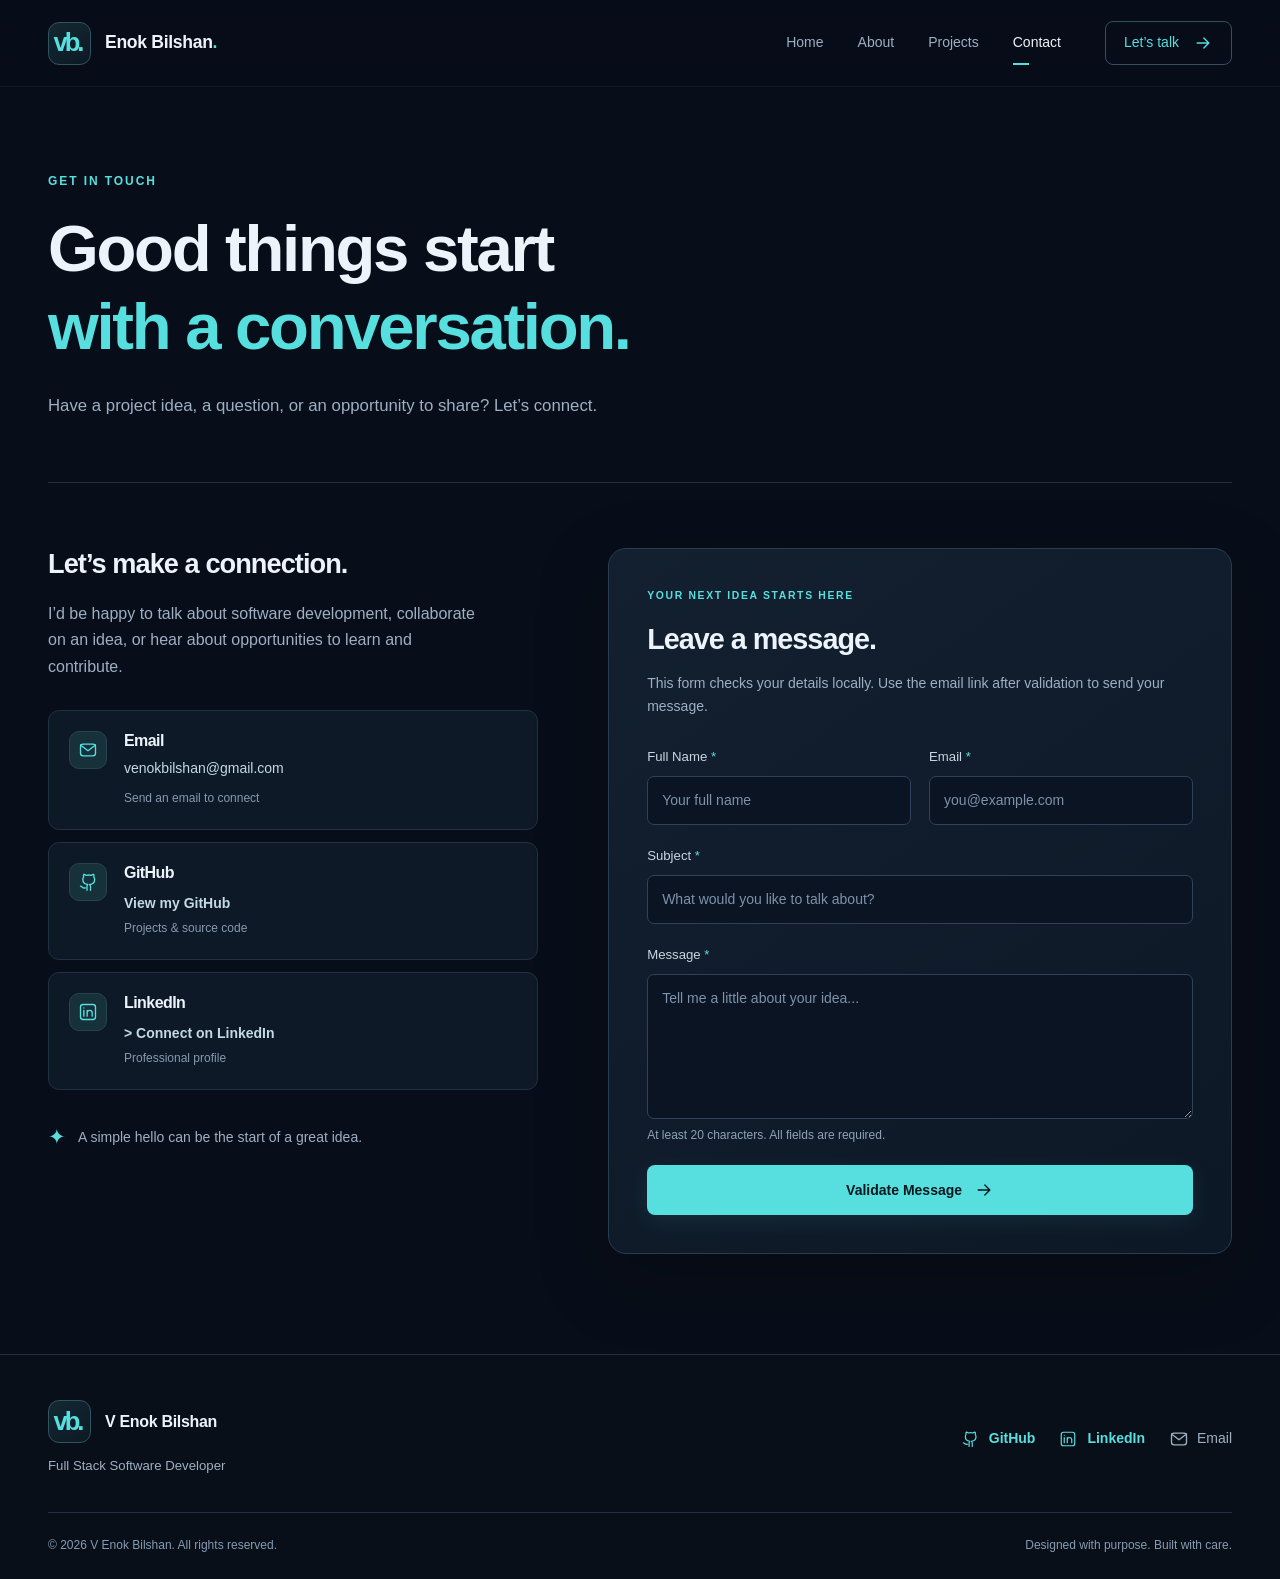
<file: contact.html>
<!doctype html>
<html lang="en">
    <head>
        <meta charset="UTF-8" />
        <meta
            name="viewport"
            content="width=device-width, initial-scale=1.0"
        />
        <title>Contact | V Enok Bilshan — Full Stack Software Developer</title>
        <meta
            name="description"
            content="Connect with V Enok Bilshan about software development, project ideas, collaboration or learning opportunities."
        />
        <meta
            name="theme-color"
            content="#080e19"
        />
        <meta
            property="og:title"
            content="Contact | V Enok Bilshan — Full Stack Software Developer"
        />
        <meta
            property="og:description"
            content="Connect with V Enok Bilshan about software development, project ideas, collaboration or learning opportunities."
        />
        <meta
            property="og:type"
            content="website"
        />
        <link
            rel="icon"
            type="image/svg+xml"
            href="assets/icons/favicon.svg"
        />
        <link
            rel="stylesheet"
            href="css/style.css"
        />
        <link
            rel="stylesheet"
            href="css/responsive.css"
        />
        <script
            src="js/main.js"
            defer
        ></script>
    </head>
    <body data-page="contact">
        <a
            class="skip-link"
            href="#main"
        >
            Skip to content
        </a>
        <header
            class="site-header"
            id="top"
        >
            <div class="container nav-bar">
                <a
                    class="brand"
                    href="index.html"
                    aria-label="V Enok Bilshan — Home"
                >
                    <span class="brand-mark">
                        vb
                        <span>.</span>
                    </span>
                    <span class="brand-name">
                        Enok Bilshan
                        <span class="brand-dot">.</span>
                    </span>
                </a>
                <button
                    class="menu-toggle"
                    type="button"
                    aria-label="Open navigation"
                    aria-controls="primary-nav"
                    aria-expanded="false"
                >
                    <span></span>
                    <span></span>
                </button>
                <nav
                    class="navigation"
                    id="primary-nav"
                    aria-label="Main navigation"
                >
                    <a href="index.html">Home</a>
                    <a href="about.html">About</a>
                    <a href="projects.html">Projects</a>
                    <a
                        href="contact.html"
                        class="active"
                        aria-current="page"
                    >
                        Contact
                    </a>
                    <a
                        class="nav-cta"
                        href="contact.html"
                    >
                        Let’s talk
                        <svg
                            class="icon"
                            viewBox="0 0 24 24"
                            fill="none"
                            stroke="currentColor"
                            stroke-width="1.6"
                            stroke-linecap="round"
                            stroke-linejoin="round"
                            aria-hidden="true"
                        >
                            <path d="M5 12h14m-6-6 6 6-6 6" />
                        </svg>
                    </a>
                </nav>
            </div>
        </header>
        <main id="main">
            <section class="page-hero container reveal">
                <p class="eyebrow">GET IN TOUCH</p>
                <h1>
                    Good things start
                    <br />
                    <span>with a conversation.</span>
                </h1>
                <p>Have a project idea, a question, or an opportunity to share? Let’s connect.</p>
            </section>
            <section class="section container contact-layout">
                <div class="contact-info reveal">
                    <h2>Let’s make a connection.</h2>
                    <p>
                        I’d be happy to talk about software development, collaborate on an idea, or
                        hear about opportunities to learn and contribute.
                    </p>
                    <div class="contact-cards">
                        <article class="contact-card">
                            <span class="icon-box">
                                <svg
                                    class="icon"
                                    viewBox="0 0 24 24"
                                    fill="none"
                                    stroke="currentColor"
                                    stroke-width="1.6"
                                    stroke-linecap="round"
                                    stroke-linejoin="round"
                                    aria-hidden="true"
                                >
                                    <rect
                                        x="3"
                                        y="5"
                                        width="18"
                                        height="14"
                                        rx="3"
                                    />
                                    <path d="m3 6 9 7 9-7" />
                                </svg>
                            </span>
                            <div>
                                <h3>Email</h3>
                                <!-- Contact email configured by the portfolio owner. -->
                                <a href="mailto:venokbilshan@gmail.com">venokbilshan@gmail.com</a>
                                <p>Send an email to connect</p>
                            </div>
                        </article>
                        <article class="contact-card">
                            <span class="icon-box">
                                <svg
                                    class="icon"
                                    viewBox="0 0 24 24"
                                    fill="none"
                                    stroke="currentColor"
                                    stroke-width="1.6"
                                    stroke-linecap="round"
                                    stroke-linejoin="round"
                                    aria-hidden="true"
                                >
                                    <path
                                        d="M9 19c-4 1-4-2-6-2m12 5v-4a3.5 3.5 0 0 0-1-3c3-.3 6-1.5 6-6a4.6 4.6 0 0 0-1-3c.3-1 .3-2-.1-3-1-.3-3 1-3 1a11 11 0 0 0-6 0s-2-1.3-3-1c-.4 1-.4 2-.1 3a4.6 4.6 0 0 0-1 3c0 4.5 3 5.7 6 6a3.5 3.5 0 0 0-1 3v4"
                                    />
                                </svg>
                            </span>
                            <div>
                                <h3>GitHub</h3>
                                <!-- REPLACE WITH REAL GitHub URL -->
                                <a
                                    class="text-link"
                                    href="https://github.com/enokstack-09"
                                    target="_blank"
                                    rel="noopener noreferrer"
                                >
                                    <svg
                                        class="icon"
                                        viewBox="0 0 24 24"
                                        fill="none"
                                        stroke="currentColor"
                                        stroke-width="1.6"
                                        stroke-linecap="round"
                                        stroke-linejoin="round"
                                        aria-hidden="true"
                                    >
                                        <path
                                            d="M9 19c-4 1-4-2-6-2m12 5v-4a3.5 3.5 0 0 0-1-3c3-.3 6-1.5 6-6a4.6 4.6 0 0 0-1-3c.3-1 .3-2-.1-3-1-.3-3 1-3 1a11 11 0 0 0-6 0s-2-1.3-3-1c-.4 1-.4 2-.1 3a4.6 4.6 0 0 0-1 3c0 4.5 3 5.7 6 6a3.5 3.5 0 0 0-1 3v4"
                                        />
                                    </svg>
                                    View my GitHub
                                </a>
                                <p>Projects & source code</p>
                            </div>
                        </article>
                        <article class="contact-card">
                            <span class="icon-box">
                                <svg
                                    class="icon"
                                    viewBox="0 0 24 24"
                                    fill="none"
                                    stroke="currentColor"
                                    stroke-width="1.6"
                                    stroke-linecap="round"
                                    stroke-linejoin="round"
                                    aria-hidden="true"
                                >
                                    <rect
                                        x="3"
                                        y="3"
                                        width="18"
                                        height="18"
                                        rx="3"
                                    />
                                    <path d="M7 10v7m0-10v.1M11 17v-7m0 3c0-4 6-4 6 0v4" />
                                </svg>
                            </span>
                            <div>
                                <h3>LinkedIn</h3>
                                <!-- REPLACE WITH REAL LinkedIn URL -->
                                <a
                                    class="text-link"
                                    href="https://www.linkedin.com/in/v-enok-bilshan-53347835b/?skipRedirect=true"
                                    target="_blank"
                                    rel="noopener noreferrer"
                                >
                                    >
                                    <svg
                                        class="icon"
                                        viewBox="0 0 24 24"
                                        fill="none"
                                        stroke="currentColor"
                                        stroke-width="1.6"
                                        stroke-linecap="round"
                                        stroke-linejoin="round"
                                        aria-hidden="true"
                                    >
                                        <rect
                                            x="3"
                                            y="3"
                                            width="18"
                                            height="18"
                                            rx="3"
                                        />
                                        <path d="M7 10v7m0-10v.1M11 17v-7m0 3c0-4 6-4 6 0v4" />
                                    </svg>
                                    Connect on LinkedIn
                                </a>
                                <p>Professional profile</p>
                            </div>
                        </article>
                    </div>
                    <div class="contact-note">
                        <span>✦</span>
                        <p>A simple hello can be the start of a great idea.</p>
                    </div>
                </div>
                <div class="form-panel reveal">
                    <p class="eyebrow">YOUR NEXT IDEA STARTS HERE</p>
                    <h2>Leave a message.</h2>
                    <p
                        class="form-intro"
                        id="form-help"
                    >
                        This form checks your details locally. Use the email link after validation
                        to send your message.
                    </p>
                    <!-- The validated form creates an email draft for this recipient. -->
                    <form
                        id="contact-form"
                        data-recipient="venokbilshan@gmail.com"
                        novalidate
                        aria-describedby="form-help"
                    >
                        <div class="form-row">
                            <div class="form-field">
                                <label for="full-name">
                                    Full Name
                                    <span aria-hidden="true">*</span>
                                </label>
                                <input
                                    id="full-name"
                                    name="name"
                                    autocomplete="name"
                                    placeholder="Your full name"
                                    required
                                    maxlength="100"
                                    aria-describedby="name-error"
                                />
                                <span
                                    id="name-error"
                                    class="field-error"
                                ></span>
                            </div>
                            <div class="form-field">
                                <label for="email">
                                    Email
                                    <span aria-hidden="true">*</span>
                                </label>
                                <input
                                    type="email"
                                    id="email"
                                    name="email"
                                    autocomplete="email"
                                    placeholder="you@example.com"
                                    required
                                    maxlength="254"
                                    aria-describedby="email-error"
                                />
                                <span
                                    id="email-error"
                                    class="field-error"
                                ></span>
                            </div>
                        </div>
                        <div class="form-field">
                            <label for="subject">
                                Subject
                                <span aria-hidden="true">*</span>
                            </label>
                            <input
                                id="subject"
                                name="subject"
                                placeholder="What would you like to talk about?"
                                required
                                maxlength="160"
                                aria-describedby="subject-error"
                            />
                            <span
                                id="subject-error"
                                class="field-error"
                            ></span>
                        </div>
                        <div class="form-field">
                            <label for="message">
                                Message
                                <span aria-hidden="true">*</span>
                            </label>
                            <textarea
                                id="message"
                                name="message"
                                rows="5"
                                placeholder="Tell me a little about your idea..."
                                required
                                minlength="20"
                                maxlength="5000"
                                aria-describedby="message-hint message-error"
                            ></textarea>
                            <span
                                class="field-hint"
                                id="message-hint"
                            >
                                At least 20 characters. All fields are required.
                            </span>
                            <span
                                id="message-error"
                                class="field-error"
                            ></span>
                        </div>
                        <button
                            class="button primary form-submit"
                            type="submit"
                        >
                            Validate Message
                            <svg
                                class="icon"
                                viewBox="0 0 24 24"
                                fill="none"
                                stroke="currentColor"
                                stroke-width="1.6"
                                stroke-linecap="round"
                                stroke-linejoin="round"
                                aria-hidden="true"
                            >
                                <path d="M5 12h14m-6-6 6 6-6 6" />
                            </svg>
                        </button>
                        <div
                            id="form-status"
                            class="form-status"
                            role="status"
                            aria-live="polite"
                            hidden
                        ></div>
                        <a
                            id="email-draft"
                            class="button secondary"
                            href="mailto:venokbilshan@gmail.com"
                            hidden
                        >
                            Open email draft
                            <svg
                                class="icon"
                                viewBox="0 0 24 24"
                                fill="none"
                                stroke="currentColor"
                                stroke-width="1.6"
                                stroke-linecap="round"
                                stroke-linejoin="round"
                                aria-hidden="true"
                            >
                                <rect
                                    x="3"
                                    y="5"
                                    width="18"
                                    height="14"
                                    rx="3"
                                />
                                <path d="m3 6 9 7 9-7" />
                            </svg>
                        </a>
                        <noscript>
                            <p>
                                JavaScript is required for form validation. Please use the email
                                link to contact me.
                            </p>
                        </noscript>
                    </form>
                </div>
            </section>
        </main>
        <footer class="site-footer">
            <div class="container footer-main">
                <div>
                    <a
                        class="brand"
                        href="index.html"
                    >
                        <span class="brand-mark">
                            vb
                            <span>.</span>
                        </span>
                        <span>V Enok Bilshan</span>
                    </a>
                    <p>Full Stack Software Developer</p>
                </div>
                <div
                    class="footer-socials"
                    aria-label="Social links"
                >
                    <!-- REPLACE WITH REAL GitHub URL -->
                    <a
                        class="text-link"
                        href="https://github.com/enokstack-09"
                        target="_blank"
                        rel="noopener noreferrer"
                    >
                        <svg
                            class="icon"
                            viewBox="0 0 24 24"
                            fill="none"
                            stroke="currentColor"
                            stroke-width="1.6"
                            stroke-linecap="round"
                            stroke-linejoin="round"
                            aria-hidden="true"
                        >
                            <path
                                d="M9 19c-4 1-4-2-6-2m12 5v-4a3.5 3.5 0 0 0-1-3c3-.3 6-1.5 6-6a4.6 4.6 0 0 0-1-3c.3-1 .3-2-.1-3-1-.3-3 1-3 1a11 11 0 0 0-6 0s-2-1.3-3-1c-.4 1-.4 2-.1 3a4.6 4.6 0 0 0-1 3c0 4.5 3 5.7 6 6a3.5 3.5 0 0 0-1 3v4"
                            />
                        </svg>
                        GitHub
                    </a>
                    <!-- REPLACE WITH REAL LinkedIn URL -->
                    <a
                        class="text-link"
                        href="https://www.linkedin.com/in/v-enok-bilshan-53347835b/?skipRedirect=true"
                        target="_blank"
                        rel="noopener noreferrer"
                    >
                        <svg
                            class="icon"
                            viewBox="0 0 24 24"
                            fill="none"
                            stroke="currentColor"
                            stroke-width="1.6"
                            stroke-linecap="round"
                            stroke-linejoin="round"
                            aria-hidden="true"
                        >
                            <rect
                                x="3"
                                y="3"
                                width="18"
                                height="18"
                                rx="3"
                            />
                            <path d="M7 10v7m0-10v.1M11 17v-7m0 3c0-4 6-4 6 0v4" />
                        </svg>
                        LinkedIn
                    </a>
                    <!-- Contact email configured by the portfolio owner. -->
                    <a
                        class="social-link"
                        href="mailto:venokbilshan@gmail.com"
                    >
                        <svg
                            class="icon"
                            viewBox="0 0 24 24"
                            fill="none"
                            stroke="currentColor"
                            stroke-width="1.6"
                            stroke-linecap="round"
                            stroke-linejoin="round"
                            aria-hidden="true"
                        >
                            <rect
                                x="3"
                                y="5"
                                width="18"
                                height="14"
                                rx="3"
                            />
                            <path d="m3 6 9 7 9-7" />
                        </svg>
                        Email
                    </a>
                </div>
            </div>
            <div class="container footer-bottom">
                <p>
                    ©
                    <span data-year>2026</span>
                    V Enok Bilshan. All rights reserved.
                </p>
                <span>Designed with purpose. Built with care.</span>
            </div>
        </footer>
        <button
            class="back-to-top"
            type="button"
            aria-label="Back to top"
            hidden
        >
            <svg
                class="icon"
                viewBox="0 0 24 24"
                fill="none"
                stroke="currentColor"
                stroke-width="1.6"
                stroke-linecap="round"
                stroke-linejoin="round"
                aria-hidden="true"
            >
                <path d="m6 12 6-6 6 6M12 6v14" />
            </svg>
        </button>
        <div
            class="toast"
            role="status"
            aria-live="polite"
            hidden
        ></div>
    </body>
</html>
</file>
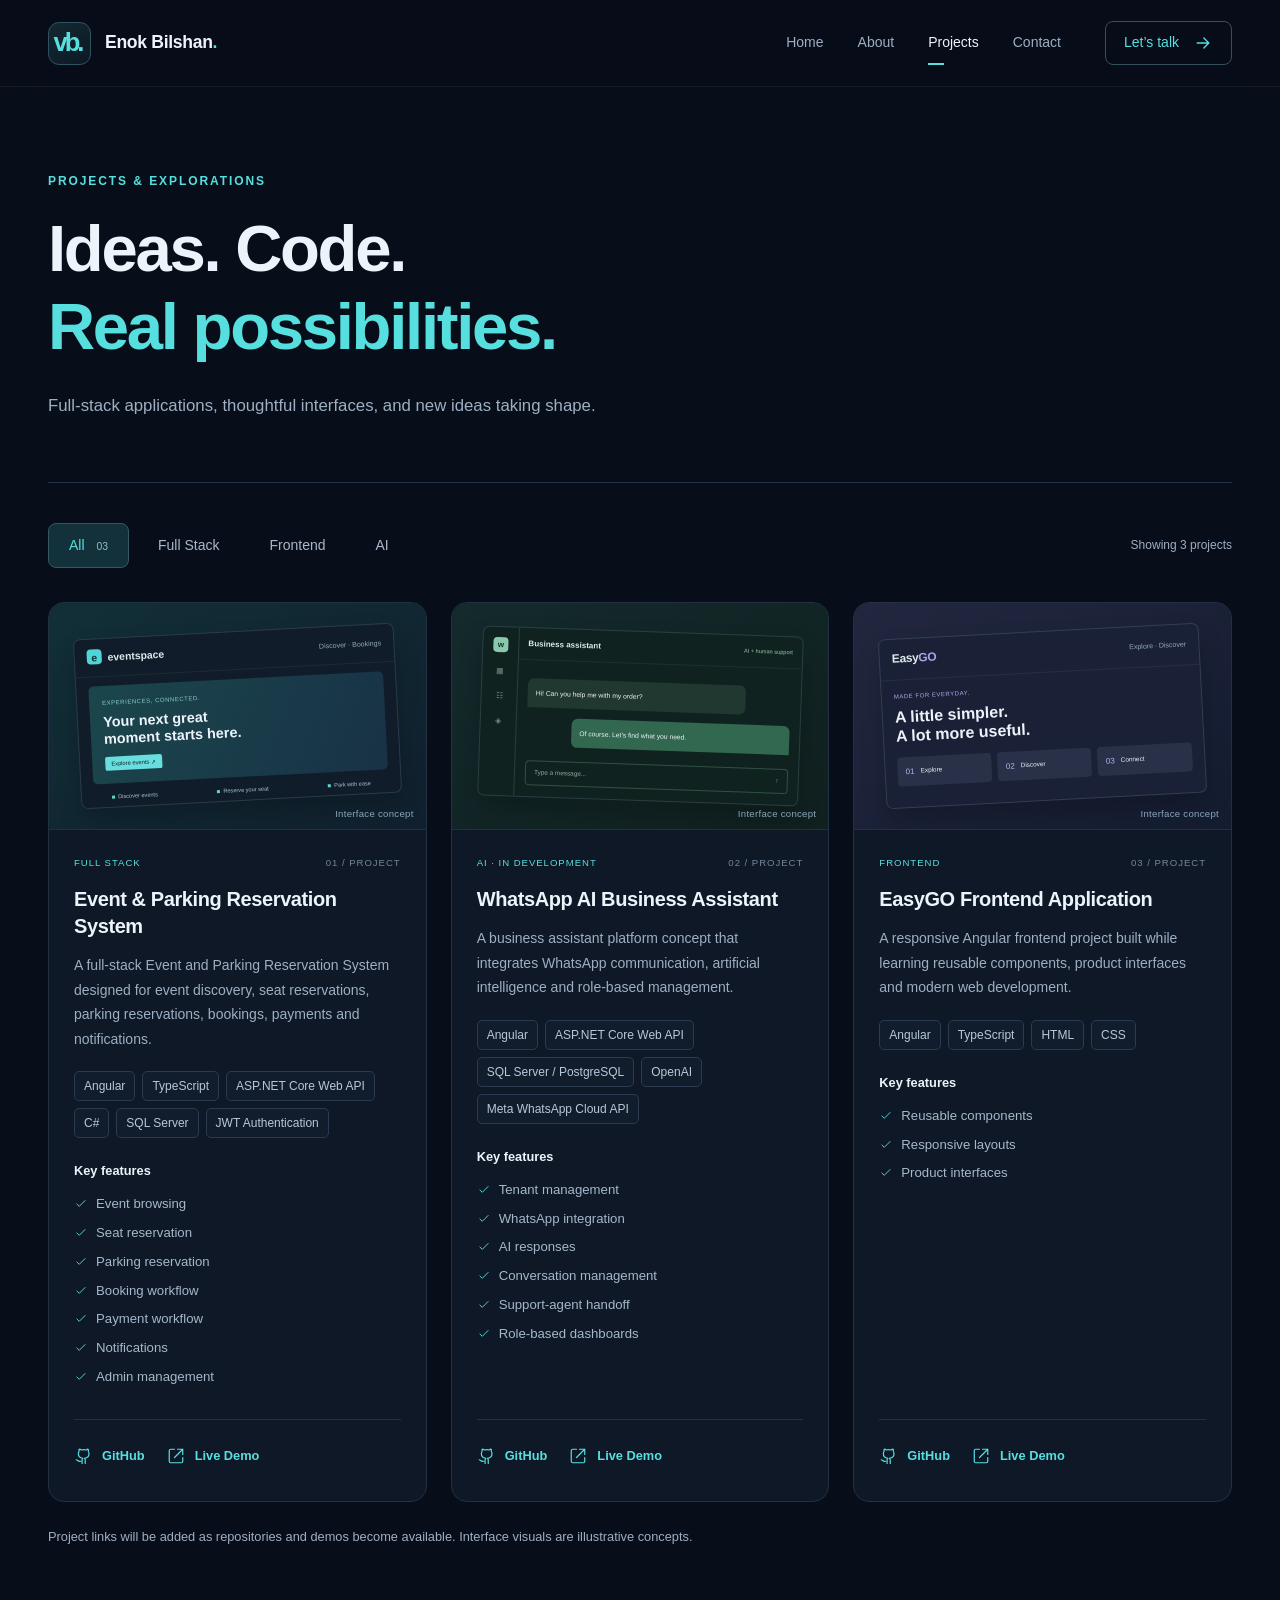
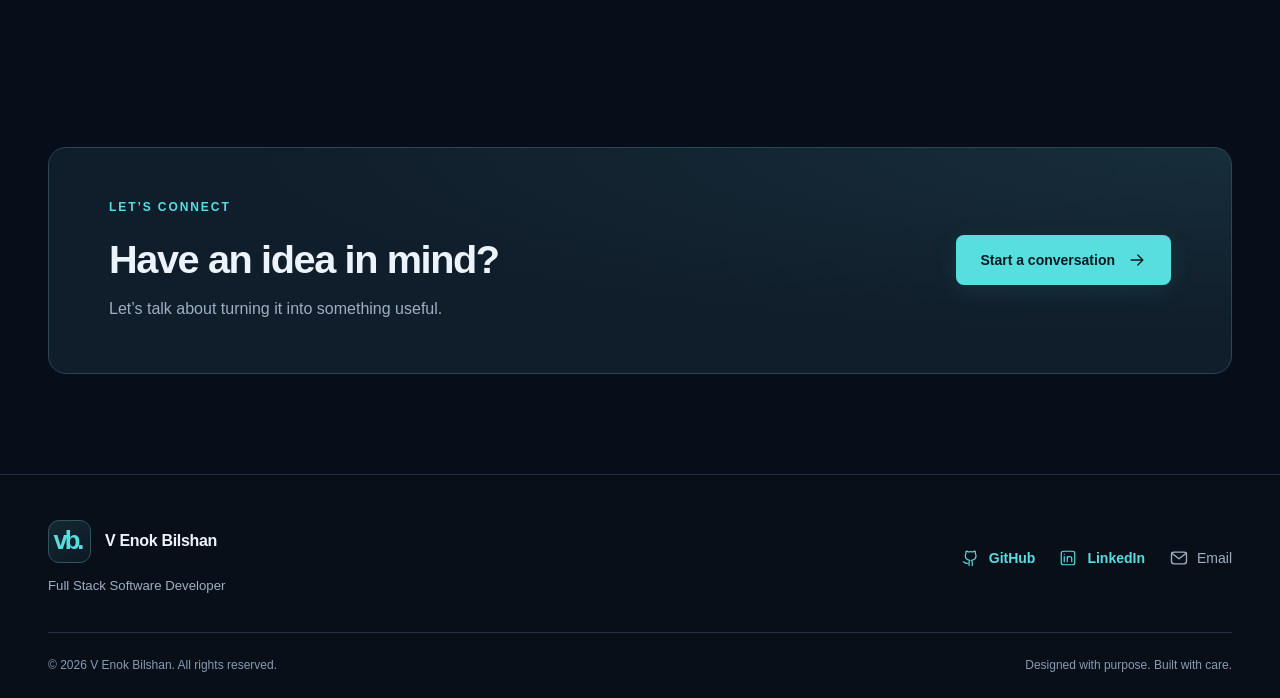
<file: projects.html>
<!doctype html>
<html lang="en">
    <head>
        <meta charset="UTF-8" />
        <meta
            name="viewport"
            content="width=device-width, initial-scale=1.0"
        />
        <title>Projects | V Enok Bilshan — Full Stack Software Developer</title>
        <meta
            name="description"
            content="Browse V Enok Bilshan’s Event & Parking Reservation System, WhatsApp AI Business Assistant concept and EasyGO Angular frontend project."
        />
        <meta
            name="theme-color"
            content="#080e19"
        />
        <meta
            property="og:title"
            content="Projects | V Enok Bilshan — Full Stack Software Developer"
        />
        <meta
            property="og:description"
            content="Browse V Enok Bilshan’s Event & Parking Reservation System, WhatsApp AI Business Assistant concept and EasyGO Angular frontend project."
        />
        <meta
            property="og:type"
            content="website"
        />
        <link
            rel="icon"
            type="image/svg+xml"
            href="assets/icons/favicon.svg"
        />
        <link
            rel="stylesheet"
            href="css/style.css"
        />
        <link
            rel="stylesheet"
            href="css/responsive.css"
        />
        <script
            src="js/main.js"
            defer
        ></script>
    </head>
    <body data-page="projects">
        <a
            class="skip-link"
            href="#main"
        >
            Skip to content
        </a>
        <header
            class="site-header"
            id="top"
        >
            <div class="container nav-bar">
                <a
                    class="brand"
                    href="index.html"
                    aria-label="V Enok Bilshan — Home"
                >
                    <span class="brand-mark">
                        vb
                        <span>.</span>
                    </span>
                    <span class="brand-name">
                        Enok Bilshan
                        <span class="brand-dot">.</span>
                    </span>
                </a>
                <button
                    class="menu-toggle"
                    type="button"
                    aria-label="Open navigation"
                    aria-controls="primary-nav"
                    aria-expanded="false"
                >
                    <span></span>
                    <span></span>
                </button>
                <nav
                    class="navigation"
                    id="primary-nav"
                    aria-label="Main navigation"
                >
                    <a href="index.html">Home</a>
                    <a href="about.html">About</a>
                    <a
                        href="projects.html"
                        class="active"
                        aria-current="page"
                    >
                        Projects
                    </a>
                    <a href="contact.html">Contact</a>
                    <a
                        class="nav-cta"
                        href="contact.html"
                    >
                        Let’s talk
                        <svg
                            class="icon"
                            viewBox="0 0 24 24"
                            fill="none"
                            stroke="currentColor"
                            stroke-width="1.6"
                            stroke-linecap="round"
                            stroke-linejoin="round"
                            aria-hidden="true"
                        >
                            <path d="M5 12h14m-6-6 6 6-6 6" />
                        </svg>
                    </a>
                </nav>
            </div>
        </header>
        <main id="main">
            <section class="page-hero container reveal">
                <p class="eyebrow">PROJECTS & EXPLORATIONS</p>
                <h1>
                    Ideas. Code.
                    <br />
                    <span>Real possibilities.</span>
                </h1>
                <p>Full-stack applications, thoughtful interfaces, and new ideas taking shape.</p>
            </section>
            <section class="section container projects-section">
                <div class="filter-bar">
                    <div
                        class="filter-controls"
                        role="group"
                        aria-label="Filter projects"
                    >
                        <button
                            class="filter-button active"
                            data-filter="all"
                            type="button"
                            aria-pressed="true"
                        >
                            All
                            <span>03</span>
                        </button>
                        <button
                            class="filter-button"
                            data-filter="full-stack"
                            type="button"
                            aria-pressed="false"
                        >
                            Full Stack
                        </button>
                        <button
                            class="filter-button"
                            data-filter="frontend"
                            type="button"
                            aria-pressed="false"
                        >
                            Frontend
                        </button>
                        <button
                            class="filter-button"
                            data-filter="ai"
                            type="button"
                            aria-pressed="false"
                        >
                            AI
                        </button>
                    </div>
                    <p
                        class="filter-result"
                        role="status"
                        aria-live="polite"
                    >
                        Showing 3 projects
                    </p>
                </div>
                <div class="project-grid detailed-projects">
                    <article
                        class="project-card reveal"
                        id="event-parking"
                        data-category="full-stack"
                    >
                        <div class="project-visual event">
                            <div
                                class="mini-app event-app"
                                aria-hidden="true"
                            >
                                <div class="mini-nav">
                                    <b>
                                        <span class="mini-logo">e</span>
                                        eventspace
                                    </b>
                                    <span>Discover · Bookings</span>
                                </div>
                                <div class="event-banner">
                                    <small>EXPERIENCES, CONNECTED.</small>
                                    <strong>
                                        Your next great
                                        <br />
                                        moment starts here.
                                    </strong>
                                    <span class="mini-button">Explore events ↗</span>
                                </div>
                                <div class="mini-stats">
                                    <span>
                                        <i></i>
                                        Discover events
                                    </span>
                                    <span>
                                        <i></i>
                                        Reserve your seat
                                    </span>
                                    <span>
                                        <i></i>
                                        Park with ease
                                    </span>
                                </div>
                            </div>
                            <span class="preview-label">Interface concept</span>
                        </div>
                        <div class="project-content">
                            <div class="project-meta">
                                <span>Full Stack</span>
                                <span>01 / PROJECT</span>
                            </div>
                            <h2>Event & Parking Reservation System</h2>
                            <p>
                                A full-stack Event and Parking Reservation System designed for event
                                discovery, seat reservations, parking reservations, bookings,
                                payments and notifications.
                            </p>
                            <div class="tags">
                                <span>Angular</span>
                                <span>TypeScript</span>
                                <span>ASP.NET Core Web API</span>
                                <span>C#</span>
                                <span>SQL Server</span>
                                <span>JWT Authentication</span>
                            </div>
                            <h3 class="features-title">Key features</h3>
                            <ul class="feature-list">
                                <li>
                                    <svg
                                        class="icon"
                                        viewBox="0 0 24 24"
                                        fill="none"
                                        stroke="currentColor"
                                        stroke-width="1.6"
                                        stroke-linecap="round"
                                        stroke-linejoin="round"
                                        aria-hidden="true"
                                    >
                                        <path d="m5 12 4 4L19 6" />
                                    </svg>
                                    Event browsing
                                </li>
                                <li>
                                    <svg
                                        class="icon"
                                        viewBox="0 0 24 24"
                                        fill="none"
                                        stroke="currentColor"
                                        stroke-width="1.6"
                                        stroke-linecap="round"
                                        stroke-linejoin="round"
                                        aria-hidden="true"
                                    >
                                        <path d="m5 12 4 4L19 6" />
                                    </svg>
                                    Seat reservation
                                </li>
                                <li>
                                    <svg
                                        class="icon"
                                        viewBox="0 0 24 24"
                                        fill="none"
                                        stroke="currentColor"
                                        stroke-width="1.6"
                                        stroke-linecap="round"
                                        stroke-linejoin="round"
                                        aria-hidden="true"
                                    >
                                        <path d="m5 12 4 4L19 6" />
                                    </svg>
                                    Parking reservation
                                </li>
                                <li>
                                    <svg
                                        class="icon"
                                        viewBox="0 0 24 24"
                                        fill="none"
                                        stroke="currentColor"
                                        stroke-width="1.6"
                                        stroke-linecap="round"
                                        stroke-linejoin="round"
                                        aria-hidden="true"
                                    >
                                        <path d="m5 12 4 4L19 6" />
                                    </svg>
                                    Booking workflow
                                </li>
                                <li>
                                    <svg
                                        class="icon"
                                        viewBox="0 0 24 24"
                                        fill="none"
                                        stroke="currentColor"
                                        stroke-width="1.6"
                                        stroke-linecap="round"
                                        stroke-linejoin="round"
                                        aria-hidden="true"
                                    >
                                        <path d="m5 12 4 4L19 6" />
                                    </svg>
                                    Payment workflow
                                </li>
                                <li>
                                    <svg
                                        class="icon"
                                        viewBox="0 0 24 24"
                                        fill="none"
                                        stroke="currentColor"
                                        stroke-width="1.6"
                                        stroke-linecap="round"
                                        stroke-linejoin="round"
                                        aria-hidden="true"
                                    >
                                        <path d="m5 12 4 4L19 6" />
                                    </svg>
                                    Notifications
                                </li>
                                <li>
                                    <svg
                                        class="icon"
                                        viewBox="0 0 24 24"
                                        fill="none"
                                        stroke="currentColor"
                                        stroke-width="1.6"
                                        stroke-linecap="round"
                                        stroke-linejoin="round"
                                        aria-hidden="true"
                                    >
                                        <path d="m5 12 4 4L19 6" />
                                    </svg>
                                    Admin management
                                </li>
                            </ul>
                            <div class="project-links">
                                <!-- REPLACE WITH REAL PROJECT URL -->
                                <!-- REPLACE WITH REAL GitHub URL -->
                                <a
                                    class="text-link"
                                    href="https://github.com/enokstack-09"
                                    target="_blank"
                                    rel="noopener noreferrer"
                                >
                                    <svg
                                        class="icon"
                                        viewBox="0 0 24 24"
                                        fill="none"
                                        stroke="currentColor"
                                        stroke-width="1.6"
                                        stroke-linecap="round"
                                        stroke-linejoin="round"
                                        aria-hidden="true"
                                    >
                                        <path
                                            d="M9 19c-4 1-4-2-6-2m12 5v-4a3.5 3.5 0 0 0-1-3c3-.3 6-1.5 6-6a4.6 4.6 0 0 0-1-3c.3-1 .3-2-.1-3-1-.3-3 1-3 1a11 11 0 0 0-6 0s-2-1.3-3-1c-.4 1-.4 2-.1 3a4.6 4.6 0 0 0-1 3c0 4.5 3 5.7 6 6a3.5 3.5 0 0 0-1 3v4"
                                        />
                                    </svg>
                                    GitHub
                                </a>

                                <a
                                    class="text-link"
                                    href="#"
                                    data-placeholder="Live Demo"
                                >
                                    <svg
                                        class="icon"
                                        viewBox="0 0 24 24"
                                        fill="none"
                                        stroke="currentColor"
                                        stroke-width="1.6"
                                        stroke-linecap="round"
                                        stroke-linejoin="round"
                                        aria-hidden="true"
                                    >
                                        <path
                                            d="M14 3h7v7m0-7L10 14M10 3H5a2 2 0 0 0-2 2v14a2 2 0 0 0 2 2h14a2 2 0 0 0 2-2v-5"
                                        />
                                    </svg>
                                    Live Demo
                                </a>
                            </div>
                        </div>
                    </article>
                    <article
                        class="project-card reveal"
                        id="whatsapp-ai"
                        data-category="full-stack ai"
                    >
                        <div class="project-visual assistant">
                            <div
                                class="mini-app chat-app"
                                aria-hidden="true"
                            >
                                <div class="chat-sidebar">
                                    <b class="mini-logo">w</b>
                                    <span>▦</span>
                                    <span>☷</span>
                                    <span>◈</span>
                                </div>
                                <div class="chat-main">
                                    <div class="mini-nav">
                                        <b>Business assistant</b>
                                        <span class="chat-state">AI + human support</span>
                                    </div>
                                    <div class="chat-bubble">
                                        Hi! Can you help me with my order?
                                    </div>
                                    <div class="chat-bubble response">
                                        Of course. Let's find what you need.
                                    </div>
                                    <div class="chat-compose">
                                        Type a message...
                                        <span>↑</span>
                                    </div>
                                </div>
                            </div>
                            <span class="preview-label">Interface concept</span>
                        </div>
                        <div class="project-content">
                            <div class="project-meta">
                                <span>AI · In development</span>
                                <span>02 / PROJECT</span>
                            </div>
                            <h2>WhatsApp AI Business Assistant</h2>
                            <p>
                                A business assistant platform concept that integrates WhatsApp
                                communication, artificial intelligence and role-based management.
                            </p>
                            <div class="tags">
                                <span>Angular</span>
                                <span>ASP.NET Core Web API</span>
                                <span>SQL Server / PostgreSQL</span>
                                <span>OpenAI</span>
                                <span>Meta WhatsApp Cloud API</span>
                            </div>
                            <h3 class="features-title">Key features</h3>
                            <ul class="feature-list">
                                <li>
                                    <svg
                                        class="icon"
                                        viewBox="0 0 24 24"
                                        fill="none"
                                        stroke="currentColor"
                                        stroke-width="1.6"
                                        stroke-linecap="round"
                                        stroke-linejoin="round"
                                        aria-hidden="true"
                                    >
                                        <path d="m5 12 4 4L19 6" />
                                    </svg>
                                    Tenant management
                                </li>
                                <li>
                                    <svg
                                        class="icon"
                                        viewBox="0 0 24 24"
                                        fill="none"
                                        stroke="currentColor"
                                        stroke-width="1.6"
                                        stroke-linecap="round"
                                        stroke-linejoin="round"
                                        aria-hidden="true"
                                    >
                                        <path d="m5 12 4 4L19 6" />
                                    </svg>
                                    WhatsApp integration
                                </li>
                                <li>
                                    <svg
                                        class="icon"
                                        viewBox="0 0 24 24"
                                        fill="none"
                                        stroke="currentColor"
                                        stroke-width="1.6"
                                        stroke-linecap="round"
                                        stroke-linejoin="round"
                                        aria-hidden="true"
                                    >
                                        <path d="m5 12 4 4L19 6" />
                                    </svg>
                                    AI responses
                                </li>
                                <li>
                                    <svg
                                        class="icon"
                                        viewBox="0 0 24 24"
                                        fill="none"
                                        stroke="currentColor"
                                        stroke-width="1.6"
                                        stroke-linecap="round"
                                        stroke-linejoin="round"
                                        aria-hidden="true"
                                    >
                                        <path d="m5 12 4 4L19 6" />
                                    </svg>
                                    Conversation management
                                </li>
                                <li>
                                    <svg
                                        class="icon"
                                        viewBox="0 0 24 24"
                                        fill="none"
                                        stroke="currentColor"
                                        stroke-width="1.6"
                                        stroke-linecap="round"
                                        stroke-linejoin="round"
                                        aria-hidden="true"
                                    >
                                        <path d="m5 12 4 4L19 6" />
                                    </svg>
                                    Support-agent handoff
                                </li>
                                <li>
                                    <svg
                                        class="icon"
                                        viewBox="0 0 24 24"
                                        fill="none"
                                        stroke="currentColor"
                                        stroke-width="1.6"
                                        stroke-linecap="round"
                                        stroke-linejoin="round"
                                        aria-hidden="true"
                                    >
                                        <path d="m5 12 4 4L19 6" />
                                    </svg>
                                    Role-based dashboards
                                </li>
                            </ul>
                            <div class="project-links">
                                <!-- REPLACE WITH REAL PROJECT URL -->
                                <!-- REPLACE WITH REAL GitHub URL -->
                                <a
                                    class="text-link"
                                    href="#"
                                    data-placeholder="GitHub"
                                >
                                    <svg
                                        class="icon"
                                        viewBox="0 0 24 24"
                                        fill="none"
                                        stroke="currentColor"
                                        stroke-width="1.6"
                                        stroke-linecap="round"
                                        stroke-linejoin="round"
                                        aria-hidden="true"
                                    >
                                        <path
                                            d="M9 19c-4 1-4-2-6-2m12 5v-4a3.5 3.5 0 0 0-1-3c3-.3 6-1.5 6-6a4.6 4.6 0 0 0-1-3c.3-1 .3-2-.1-3-1-.3-3 1-3 1a11 11 0 0 0-6 0s-2-1.3-3-1c-.4 1-.4 2-.1 3a4.6 4.6 0 0 0-1 3c0 4.5 3 5.7 6 6a3.5 3.5 0 0 0-1 3v4"
                                        />
                                    </svg>
                                    GitHub
                                </a>
                                <!-- REPLACE WITH REAL PROJECT URL -->
                                <!-- REPLACE WITH REAL external URL -->
                                <a
                                    class="text-link"
                                    href="#"
                                    data-placeholder="Live Demo"
                                >
                                    <svg
                                        class="icon"
                                        viewBox="0 0 24 24"
                                        fill="none"
                                        stroke="currentColor"
                                        stroke-width="1.6"
                                        stroke-linecap="round"
                                        stroke-linejoin="round"
                                        aria-hidden="true"
                                    >
                                        <path
                                            d="M14 3h7v7m0-7L10 14M10 3H5a2 2 0 0 0-2 2v14a2 2 0 0 0 2 2h14a2 2 0 0 0 2-2v-5"
                                        />
                                    </svg>
                                    Live Demo
                                </a>
                            </div>
                        </div>
                    </article>
                    <article
                        class="project-card reveal"
                        id="easygo"
                        data-category="frontend"
                    >
                        <div class="project-visual easygo">
                            <div
                                class="mini-app easygo-app"
                                aria-hidden="true"
                            >
                                <div class="mini-nav">
                                    <b>
                                        Easy
                                        <span>GO</span>
                                    </b>
                                    <span>Explore · Discover</span>
                                </div>
                                <div class="easygo-title">
                                    <small>MADE FOR EVERYDAY.</small>
                                    <strong>
                                        A little simpler.
                                        <br />
                                        A lot more useful.
                                    </strong>
                                </div>
                                <div class="easygo-tiles">
                                    <span>
                                        <i>01</i>
                                        Explore
                                    </span>
                                    <span>
                                        <i>02</i>
                                        Discover
                                    </span>
                                    <span>
                                        <i>03</i>
                                        Connect
                                    </span>
                                </div>
                            </div>
                            <span class="preview-label">Interface concept</span>
                        </div>
                        <div class="project-content">
                            <div class="project-meta">
                                <span>Frontend</span>
                                <span>03 / PROJECT</span>
                            </div>
                            <h2>EasyGO Frontend Application</h2>
                            <p>
                                A responsive Angular frontend project built while learning reusable
                                components, product interfaces and modern web development.
                            </p>
                            <div class="tags">
                                <span>Angular</span>
                                <span>TypeScript</span>
                                <span>HTML</span>
                                <span>CSS</span>
                            </div>
                            <h3 class="features-title">Key features</h3>
                            <ul class="feature-list">
                                <li>
                                    <svg
                                        class="icon"
                                        viewBox="0 0 24 24"
                                        fill="none"
                                        stroke="currentColor"
                                        stroke-width="1.6"
                                        stroke-linecap="round"
                                        stroke-linejoin="round"
                                        aria-hidden="true"
                                    >
                                        <path d="m5 12 4 4L19 6" />
                                    </svg>
                                    Reusable components
                                </li>
                                <li>
                                    <svg
                                        class="icon"
                                        viewBox="0 0 24 24"
                                        fill="none"
                                        stroke="currentColor"
                                        stroke-width="1.6"
                                        stroke-linecap="round"
                                        stroke-linejoin="round"
                                        aria-hidden="true"
                                    >
                                        <path d="m5 12 4 4L19 6" />
                                    </svg>
                                    Responsive layouts
                                </li>
                                <li>
                                    <svg
                                        class="icon"
                                        viewBox="0 0 24 24"
                                        fill="none"
                                        stroke="currentColor"
                                        stroke-width="1.6"
                                        stroke-linecap="round"
                                        stroke-linejoin="round"
                                        aria-hidden="true"
                                    >
                                        <path d="m5 12 4 4L19 6" />
                                    </svg>
                                    Product interfaces
                                </li>
                            </ul>
                            <div class="project-links">
                                <!-- REPLACE WITH REAL PROJECT URL -->
                                <!-- REPLACE WITH REAL GitHub URL -->
                                <a
                                    class="text-link"
                                    href="#"
                                    data-placeholder="GitHub"
                                >
                                    <svg
                                        class="icon"
                                        viewBox="0 0 24 24"
                                        fill="none"
                                        stroke="currentColor"
                                        stroke-width="1.6"
                                        stroke-linecap="round"
                                        stroke-linejoin="round"
                                        aria-hidden="true"
                                    >
                                        <path
                                            d="M9 19c-4 1-4-2-6-2m12 5v-4a3.5 3.5 0 0 0-1-3c3-.3 6-1.5 6-6a4.6 4.6 0 0 0-1-3c.3-1 .3-2-.1-3-1-.3-3 1-3 1a11 11 0 0 0-6 0s-2-1.3-3-1c-.4 1-.4 2-.1 3a4.6 4.6 0 0 0-1 3c0 4.5 3 5.7 6 6a3.5 3.5 0 0 0-1 3v4"
                                        />
                                    </svg>
                                    GitHub
                                </a>
                                <!-- REPLACE WITH REAL PROJECT URL -->
                                <!-- REPLACE WITH REAL external URL -->
                                <a
                                    class="text-link"
                                    href="#"
                                    data-placeholder="Live Demo"
                                >
                                    <svg
                                        class="icon"
                                        viewBox="0 0 24 24"
                                        fill="none"
                                        stroke="currentColor"
                                        stroke-width="1.6"
                                        stroke-linecap="round"
                                        stroke-linejoin="round"
                                        aria-hidden="true"
                                    >
                                        <path
                                            d="M14 3h7v7m0-7L10 14M10 3H5a2 2 0 0 0-2 2v14a2 2 0 0 0 2 2h14a2 2 0 0 0 2-2v-5"
                                        />
                                    </svg>
                                    Live Demo
                                </a>
                            </div>
                        </div>
                    </article>
                </div>
                <p class="project-note">
                    Project links will be added as repositories and demos become available.
                    Interface visuals are illustrative concepts.
                </p>
            </section>
            <section class="section container">
                <div class="cta-panel reveal">
                    <div>
                        <p class="eyebrow">LET’S CONNECT</p>
                        <h2>Have an idea in mind?</h2>
                        <p>Let’s talk about turning it into something useful.</p>
                    </div>
                    <a
                        class="button primary"
                        href="contact.html"
                    >
                        Start a conversation
                        <svg
                            class="icon"
                            viewBox="0 0 24 24"
                            fill="none"
                            stroke="currentColor"
                            stroke-width="1.6"
                            stroke-linecap="round"
                            stroke-linejoin="round"
                            aria-hidden="true"
                        >
                            <path d="M5 12h14m-6-6 6 6-6 6" />
                        </svg>
                    </a>
                </div>
            </section>
        </main>
        <footer class="site-footer">
            <div class="container footer-main">
                <div>
                    <a
                        class="brand"
                        href="index.html"
                    >
                        <span class="brand-mark">
                            vb
                            <span>.</span>
                        </span>
                        <span>V Enok Bilshan</span>
                    </a>
                    <p>Full Stack Software Developer</p>
                </div>
                <div
                    class="footer-socials"
                    aria-label="Social links"
                >
                    <!-- REPLACE WITH REAL GitHub URL -->
                    <a
                        class="text-link"
                        href="https://github.com/enokstack-09"
                        target="_blank"
                        rel="noopener noreferrer"
                    >
                        <svg
                            class="icon"
                            viewBox="0 0 24 24"
                            fill="none"
                            stroke="currentColor"
                            stroke-width="1.6"
                            stroke-linecap="round"
                            stroke-linejoin="round"
                            aria-hidden="true"
                        >
                            <path
                                d="M9 19c-4 1-4-2-6-2m12 5v-4a3.5 3.5 0 0 0-1-3c3-.3 6-1.5 6-6a4.6 4.6 0 0 0-1-3c.3-1 .3-2-.1-3-1-.3-3 1-3 1a11 11 0 0 0-6 0s-2-1.3-3-1c-.4 1-.4 2-.1 3a4.6 4.6 0 0 0-1 3c0 4.5 3 5.7 6 6a3.5 3.5 0 0 0-1 3v4"
                            />
                        </svg>
                        GitHub
                    </a>
                    <!-- REPLACE WITH REAL LinkedIn URL -->
                    <a
                        class="text-link"
                        href="https://www.linkedin.com/in/v-enok-bilshan-53347835b/?skipRedirect=true"
                        target="_blank"
                        rel="noopener noreferrer"
                    >
                        <svg
                            class="icon"
                            viewBox="0 0 24 24"
                            fill="none"
                            stroke="currentColor"
                            stroke-width="1.6"
                            stroke-linecap="round"
                            stroke-linejoin="round"
                            aria-hidden="true"
                        >
                            <rect
                                x="3"
                                y="3"
                                width="18"
                                height="18"
                                rx="3"
                            />
                            <path d="M7 10v7m0-10v.1M11 17v-7m0 3c0-4 6-4 6 0v4" />
                        </svg>
                        LinkedIn
                    </a>
                    <!-- Contact email configured by the portfolio owner. -->
                    <a
                        class="social-link"
                        href="mailto:venokbilshan@gmail.com"
                    >
                        <svg
                            class="icon"
                            viewBox="0 0 24 24"
                            fill="none"
                            stroke="currentColor"
                            stroke-width="1.6"
                            stroke-linecap="round"
                            stroke-linejoin="round"
                            aria-hidden="true"
                        >
                            <rect
                                x="3"
                                y="5"
                                width="18"
                                height="14"
                                rx="3"
                            />
                            <path d="m3 6 9 7 9-7" />
                        </svg>
                        Email
                    </a>
                </div>
            </div>
            <div class="container footer-bottom">
                <p>
                    ©
                    <span data-year>2026</span>
                    V Enok Bilshan. All rights reserved.
                </p>
                <span>Designed with purpose. Built with care.</span>
            </div>
        </footer>
        <button
            class="back-to-top"
            type="button"
            aria-label="Back to top"
            hidden
        >
            <svg
                class="icon"
                viewBox="0 0 24 24"
                fill="none"
                stroke="currentColor"
                stroke-width="1.6"
                stroke-linecap="round"
                stroke-linejoin="round"
                aria-hidden="true"
            >
                <path d="m6 12 6-6 6 6M12 6v14" />
            </svg>
        </button>
        <div
            class="toast"
            role="status"
            aria-live="polite"
            hidden
        ></div>
    </body>
</html>
</file>
<file: css/style.css>
:root {
    color-scheme: dark;
    --bg-primary: #080e19;
    --bg-secondary: #0c1421;
    --surface: #101a29;
    --text-primary: #edf3fa;
    --text-secondary: #9eafc3;
    --accent: #57dfdf;
    --accent-secondary: #9590f1;
    --border: #223044;
    --radius: 16px;
    --shadow: 0 24px 70px rgb(0 0 0 / 25%);
    --max-width: 1200px;
}

* {
    box-sizing: border-box;
}

html {
    scroll-behavior: smooth;
    scroll-padding-top: 108px;
}

body {
    margin: 0;
    background: var(--bg-primary);
    color: var(--text-primary);
    font-family: 'Segoe UI', Arial, sans-serif;
    font-size: 16px;
    line-height: 1.65;
    -webkit-font-smoothing: antialiased;
}

button,
input,
textarea {
    font: inherit;
    color: inherit;
}

button,
a,
input,
textarea {
    -webkit-tap-highlight-color: transparent;
}

a {
    color: inherit;
    text-decoration: none;
}

button {
    cursor: pointer;
    border: 0;
}

svg {
    flex-shrink: 0;
}

.icon {
    width: 20px;
    height: 20px;
    vertical-align: middle;
}

p {
    color: var(--text-secondary);
    margin: 0 0 20px;
}

h1,
h2,
h3,
h4 {
    overflow-wrap: anywhere;
    line-height: 1.2;
    margin: 0;
    font-weight: 650;
    letter-spacing: -0.035em;
}

h1 {
    font-size: clamp(2.65rem, 5.1vw, 4.8rem);
}

h2 {
    font-size: clamp(1.8rem, 3.1vw, 2.8rem);
}

h3 {
    font-size: 1.2rem;
}

h4 {
    font-size: 1.1rem;
}

::selection {
    background: var(--accent);
    color: var(--bg-primary);
}

:focus-visible {
    outline: 2px solid var(--accent);
    outline-offset: 5px;
}

[hidden] {
    display: none !important;
}

.container {
    width: min(var(--max-width), calc(100% - 96px));
    margin-inline: auto;
}

.section {
    padding-block: 100px;
}

.eyebrow {
    font-size: 0.75rem;
    font-weight: 650;
    letter-spacing: 0.16em;
    color: var(--accent);
    margin-bottom: 18px;
}

.skip-link {
    position: fixed;
    top: -80px;
    left: 20px;
    padding: 12px 20px;
    background: var(--accent);
    color: var(--bg-primary);
    border-radius: 8px;
    z-index: 100;
}

.skip-link:focus {
    top: 12px;
}

/* Navigation */
.site-header {
    position: sticky;
    top: 0;
    z-index: 30;
    background: rgb(8 14 25 / 78%);
    backdrop-filter: blur(20px);
    border-bottom: 1px solid rgb(158 175 195 / 9%);
    transition:
        background 0.25s,
        box-shadow 0.25s;
}

.site-header.scrolled {
    background: rgb(8 14 25 / 95%);
    box-shadow: 0 8px 25px rgb(0 0 0 / 16%);
}

.nav-bar {
    display: flex;
    justify-content: space-between;
    align-items: center;
    min-height: 86px;
    gap: 24px;
}

.brand {
    display: inline-flex;
    align-items: center;
    gap: 14px;
    font-weight: 650;
    letter-spacing: -0.02em;
    min-width: 0;
}

.brand-mark {
    font-size: 1.6rem;
    letter-spacing: -0.12em;
    width: 43px;
    height: 43px;
    border: 1px solid #2f5360;
    border-radius: 11px;
    display: inline-flex;
    align-items: center;
    justify-content: center;
    line-height: 1;
    padding-right: 4px;
    color: var(--accent);
    background: linear-gradient(145deg, #142932, #0c1925);
}

.brand-mark span,
.brand-dot {
    color: var(--accent);
}

.brand-name {
    display: inline-flex;
    font-size: 1.1rem;
}

.navigation {
    display: flex;
    align-items: center;
    gap: 34px;
}

.navigation > a {
    font-size: 0.875rem;
    color: var(--text-secondary);
    position: relative;
    transition: color 0.2s;
}

.navigation > a:hover,
.navigation > a.active {
    color: var(--text-primary);
}

.navigation > a.active::after {
    content: '';
    position: absolute;
    bottom: -10px;
    left: 0;
    width: 16px;
    height: 2px;
    background: var(--accent);
}

.navigation .nav-cta {
    padding: 9px 18px;
    border: 1px solid #34505c;
    border-radius: 8px;
    color: var(--accent);
    display: flex;
    gap: 14px;
    align-items: center;
    margin-left: 10px;
}

.nav-cta:hover {
    background: rgb(87 223 223 / 7%);
}

.menu-toggle {
    display: none;
    background: transparent;
    width: 44px;
    height: 44px;
    border: 1px solid var(--border);
    border-radius: 8px;
}

.menu-toggle span {
    display: block;
    height: 2px;
    width: 19px;
    background: var(--text-primary);
    margin: 5px auto;
    transition: transform 0.2s;
}

/* Controls */
.button-row {
    display: flex;
    flex-wrap: wrap;
    gap: 14px;
}

.button {
    display: inline-flex;
    justify-content: center;
    align-items: center;
    gap: 12px;
    min-height: 50px;
    padding: 12px 23px;
    border-radius: 8px;
    font-size: 0.875rem;
    font-weight: 650;
    line-height: 1.5;
    border: 1px solid transparent;
    transition:
        transform 0.2s,
        background 0.2s,
        box-shadow 0.2s;
}

.button:hover {
    transform: translateY(-2px);
}

.button.primary {
    background: var(--accent);
    color: #07181e;
    box-shadow: 0 6px 24px rgb(87 223 223 / 9%);
}

.button.primary:hover {
    background: #7ae9e8;
    box-shadow: 0 8px 28px rgb(87 223 223 / 18%);
}

.button.secondary {
    background: rgb(16 26 41 / 50%);
    border-color: #334157;
    color: var(--text-primary);
}

.button.secondary:hover {
    background: #182538;
}

.text-link {
    font-size: 0.875rem;
    color: var(--accent);
    display: inline-flex;
    align-items: center;
    gap: 10px;
    font-weight: 600;
    min-height: 40px;
}

.text-link .icon {
    width: 18px;
}

.text-link:hover {
    color: #9bf2ef;
}

.text-link:hover .icon {
    transform: translateX(3px);
}

.social-link {
    display: inline-flex;
    align-items: center;
    gap: 8px;
    font-size: 0.875rem;
    color: var(--text-secondary);
    min-height: 40px;
}

.social-link:hover {
    color: var(--accent);
}

/* Home and original developer interface */
.hero {
    display: grid;
    grid-template-columns: 1fr 1fr;
    gap: 64px;
    align-items: center;
    position: relative;
    padding-top: 85px;
    padding-bottom: 120px;
}

.hero > div {
    min-width: 0;
}

.hero::before {
    content: '';
    position: absolute;
    z-index: -1;
    top: 10%;
    right: -2%;
    width: 55%;
    height: 75%;
    background: radial-gradient(ellipse, rgb(33 127 145 / 10%), transparent 70%);
    pointer-events: none;
}

.hero-eyebrow {
    display: flex;
    align-items: center;
    gap: 10px;
    font-size: 0.69rem;
    letter-spacing: 0.115em;
    white-space: nowrap;
}

.small-line {
    width: 24px;
    height: 1px;
    background: var(--accent);
}

.hello {
    margin-bottom: 9px;
    font-size: 1.1rem;
    color: #c3cfdd;
}

.hero h1 {
    font-size: clamp(4rem, 6.4vw, 6rem);
    font-weight: 700;
    line-height: 1.01;
    letter-spacing: -0.06em;
    margin-bottom: 25px;
}

.hero h1 > span {
    display: inline-flex;
    color: var(--accent);
}

.name-period {
    color: var(--text-primary);
}

.hero-role {
    font-size: clamp(1rem, 1.65vw, 1.4rem);
    font-weight: 500;
    letter-spacing: -0.015em;
    margin-bottom: 20px;
}

.hero-description {
    max-width: 510px;
    font-size: 0.95rem;
    line-height: 1.8;
    margin-bottom: 28px;
}

.hero-socials {
    display: flex;
    align-items: center;
    flex-wrap: wrap;
    gap: 20px;
    margin-top: 25px;
}

.hero-socials > span:last-child {
    color: #74869d;
    font-size: 0.75rem;
}

.social-divider {
    height: 17px;
    width: 1px;
    background: var(--border);
}

.scroll-cue {
    position: absolute;
    bottom: 31px;
    left: 0;
    display: flex;
    align-items: center;
    gap: 20px;
    font-size: 0.65rem;
    letter-spacing: 0.19em;
    color: #8295ad;
}

.scroll-cue span:last-child {
    font-size: 1.2rem;
    color: var(--accent);
}

.developer-visual {
    width: 100%;
    min-width: 0;
    padding-top: 25px;
    position: relative;
}

.editor-window {
    overflow: hidden;
    border: 1px solid #304052;
    border-radius: 12px;
    background: linear-gradient(135deg, #111c2b, #0e1725);
    box-shadow: var(--shadow);
    transform: rotate(-2deg);
}

.editor-title {
    height: 44px;
    border-bottom: 1px solid var(--border);
    background: rgb(255 255 255 / 2%);
    display: flex;
    align-items: center;
    justify-content: space-between;
    padding: 0 17px;
    font-size: 0.75rem;
    color: #879ab2;
}

.window-dots {
    display: flex;
    gap: 6px;
}

.window-dots i {
    width: 8px;
    height: 8px;
    border-radius: 50%;
    background: #fa7c7b;
}

.window-dots i:nth-child(2) {
    background: #e9bd61;
}

.window-dots i:nth-child(3) {
    background: #61c3a1;
}

.editor-language {
    font-family: Consolas, monospace;
    color: #7494bc;
    font-size: 0.7rem;
}

.editor-tabs {
    display: flex;
    align-items: center;
    gap: 25px;
    border-bottom: 1px solid var(--border);
    color: #77889d;
    font-size: 0.75rem;
}

.editor-tab {
    padding: 11px 14px;
    color: #b6cce0;
    border-top: 2px solid var(--accent);
    border-right: 1px solid var(--border);
    background: #142131;
}

.editor-tab span {
    padding-left: 17px;
    color: #73889d;
}

.editor-code {
    padding: 24px 12px 27px;
    font-size: clamp(0.63rem, 1.03vw, 0.83rem);
    line-height: 2;
    font-family: Consolas, 'Courier New', monospace;
    color: #c8d8e9;
}

.editor-code > div {
    display: flex;
}

/* Preserve the intentional whitespace in the displayed code sample. */
.editor-code pre {
    margin: 0;
    font: inherit;
    white-space: pre;
}

.editor-code code {
    font: inherit;
    white-space: pre;
}

.line {
    width: 36px;
    margin-right: 12px;
    text-align: center;
    flex-shrink: 0;
    color: #596d85;
    user-select: none;
}

.syntax-purple {
    color: #ac9be8;
}

.syntax-green {
    color: #9be0c0;
}

.syntax-blue {
    color: #64cde1;
}

.editor-status {
    display: flex;
    justify-content: space-between;
    padding: 6px 14px;
    background: #13273a;
    color: #8dafc6;
    font-size: 0.65rem;
}

.terminal-card {
    position: relative;
    margin-top: -12px;
    margin-left: 42px;
    padding: 14px 19px;
    background: #101c29;
    border: 1px solid #33515d;
    border-radius: 9px;
    box-shadow: var(--shadow);
    transform: rotate(1deg);
}

.terminal-label {
    font:
        0.65rem Consolas,
        monospace;
    color: #748b9e;
}

.terminal-card p {
    color: #c3d7de;
    margin: 5px 0 0;
    font:
        clamp(0.61rem, 0.85vw, 0.75rem) Consolas,
        monospace;
}

.terminal-card p > span:first-child {
    color: var(--accent);
    margin-right: 8px;
}

.cursor {
    display: inline-block;
    width: 6px;
    height: 12px;
    margin-left: 5px;
    vertical-align: middle;
    background: var(--accent);
    animation: blink 1.3s steps(2) infinite;
}

@keyframes blink {
    50% {
        opacity: 0;
    }
}

.visual-caption {
    font-size: 0.75rem;
    color: #8ba0b5;
    display: flex;
    align-items: center;
    justify-content: center;
    gap: 8px;
    margin-top: 22px;
}

.visual-caption span {
    width: 14px;
    height: 1px;
    background: var(--accent);
}

.technology-strip {
    border-block: 1px solid var(--border);
    background: #0b1320;
}

.technology-strip .container {
    display: flex;
    align-items: center;
    justify-content: space-between;
    flex-wrap: wrap;
    gap: 24px;
    padding-block: 28px;
}

.technology-strip span {
    color: #95a6bc;
    font-size: 1.02rem;
    font-weight: 600;
    letter-spacing: -0.02em;
}

.technology-strip .strip-caption {
    font-size: 0.65rem;
    font-weight: 500;
    letter-spacing: 0.15em;
    color: #74869e;
}

.about-preview {
    display: grid;
    grid-template-columns: 0.8fr 1.2fr;
    align-items: center;
    gap: 100px;
}

.about-preview h2 {
    margin-bottom: 25px;
}

.about-preview p:not(.eyebrow) {
    max-width: 590px;
}

.about-number {
    padding: 32px 44px;
    border-left: 1px solid #355060;
    background: linear-gradient(90deg, rgb(25 54 64 / 18%), transparent);
}

.about-number > span {
    font:
        5rem Consolas,
        monospace;
    letter-spacing: -0.12em;
    color: var(--accent);
}

.about-number p {
    margin: 12px 0 0;
    font-size: 1.1rem;
    line-height: 1.6;
    color: #a3b7c8;
}

.section-tinted {
    background: var(--bg-secondary);
    border-block: 1px solid rgb(34 48 68 / 60%);
}

.section-heading {
    display: flex;
    gap: 32px;
    align-items: flex-end;
    justify-content: space-between;
    margin-bottom: 44px;
}

.section-heading h2 {
    margin-bottom: 12px;
}

.section-heading p:not(.eyebrow) {
    margin: 0;
}

.section-heading > .text-link {
    white-space: nowrap;
    margin-bottom: 5px;
}

.skills-grid {
    display: grid;
    grid-template-columns: repeat(3, 1fr);
    gap: 20px;
}

.skill-card {
    padding: 30px;
    background: linear-gradient(130deg, #142030, #0e1827);
    border: 1px solid var(--border);
    border-radius: var(--radius);
    transition:
        transform 0.25s,
        border-color 0.25s;
}

.skill-card:hover {
    transform: translateY(-4px);
    border-color: #3c6a78;
}

.icon-box {
    display: inline-grid;
    place-items: center;
    width: 42px;
    height: 42px;
    background: #17313b;
    border: 1px solid #27444e;
    border-radius: 10px;
    color: var(--accent);
}

.skill-card h3 {
    margin-top: 22px;
    margin-bottom: 12px;
}

.skill-card p {
    font-size: 0.875rem;
}

.tags {
    display: flex;
    flex-wrap: wrap;
    gap: 7px;
}

.tags span {
    font-size: 0.75rem;
    line-height: 1.5;
    padding: 5px 9px;
    border: 1px solid #2a3b51;
    background: rgb(18 31 46 / 75%);
    color: #b8c8d9;
    border-radius: 5px;
    overflow-wrap: anywhere;
}

/* Original project interface concepts */
.project-grid {
    display: grid;
    grid-template-columns: repeat(3, 1fr);
    gap: 24px;
}

.project-card {
    min-width: 0;
    display: flex;
    flex-direction: column;
    overflow: hidden;
    border: 1px solid var(--border);
    border-radius: var(--radius);
    background: #0e1826;
    transition:
        transform 0.25s,
        border-color 0.25s;
    scroll-margin-top: 108px;
}

.project-card:hover {
    transform: translateY(-5px);
    border-color: #3b536d;
}

.project-visual {
    position: relative;
    min-height: 225px;
    display: flex;
    align-items: center;
    justify-content: center;
    padding: 28px;
    overflow: hidden;
    border-bottom: 1px solid var(--border);
}

.project-visual.event {
    background: linear-gradient(145deg, #122f37, #10202e);
}

.project-visual.assistant {
    background: linear-gradient(145deg, #142a2c, #10201f);
}

.project-visual.easygo {
    background: linear-gradient(145deg, #22273f, #141c30);
}

.mini-app {
    width: 100%;
    max-width: 360px;
    height: 170px;
    border: 1px solid rgb(165 207 227 / 17%);
    border-radius: 7px;
    background: #101c29;
    font-size: 0.5rem;
    box-shadow: 0 13px 24px rgb(0 0 0 / 20%);
    transform: rotate(-3deg);
    overflow: hidden;
}

.mini-nav {
    display: flex;
    justify-content: space-between;
    align-items: center;
    padding: 10px 12px;
    border-bottom: 1px solid rgb(255 255 255 / 6%);
    font-size: 0.44rem;
    color: #92a8bb;
}

.mini-nav b {
    font-size: 0.65rem;
    color: #dce9ed;
}

.mini-logo {
    display: inline-grid;
    width: 15px;
    height: 15px;
    place-items: center;
    background: #4ed5d4;
    color: #112f34;
    border-radius: 4px;
    margin-right: 3px;
}

.event-banner {
    margin: 9px 12px;
    padding: 13px;
    background: linear-gradient(115deg, #1b464c, #183246);
    border-radius: 5px;
    position: relative;
}

.event-banner small,
.easygo-title small {
    color: #8dcecf;
    font-size: 0.37rem;
    letter-spacing: 0.1em;
    display: block;
}

.event-banner strong {
    display: block;
    font-size: 0.9rem;
    line-height: 1.2;
    font-weight: 600;
    margin: 5px 0 9px;
}

.mini-button {
    padding: 4px 6px;
    background: #69dede;
    color: #10252d;
    border-radius: 2px;
    font-size: 0.36rem;
}

.mini-stats {
    display: flex;
    justify-content: space-around;
    font-size: 0.35rem;
    color: #a8c6d3;
}

.mini-stats i {
    width: 3px;
    height: 3px;
    background: #64d7cd;
    display: inline-block;
    margin-right: 2px;
}

.chat-app {
    display: flex;
    transform: rotate(2deg);
    background: #10221f;
}

.chat-sidebar {
    width: 36px;
    border-right: 1px solid #27423a;
    display: flex;
    flex-direction: column;
    align-items: center;
    gap: 12px;
    padding-top: 10px;
    color: #6f8c7d;
}

.chat-sidebar .mini-logo {
    background: #8acaaa;
    margin: 0;
}

.chat-main {
    flex: 1;
    min-width: 0;
}

.chat-main .mini-nav {
    padding: 9px;
}

.chat-main .mini-nav b {
    font-size: 0.5rem;
}

.chat-state {
    color: #8fcbac;
    font-size: 0.35rem;
}

.chat-bubble {
    margin: 18px 10px 10px;
    padding: 9px 8px;
    background: #20382f;
    border-radius: 6px 6px 6px 0;
    font-size: 0.42rem;
    max-width: 77%;
}

.chat-bubble.response {
    margin: 10px 10px 14px auto;
    background: #32684f;
    border-radius: 6px 6px 0 6px;
}

.chat-compose {
    margin: 8px 10px;
    padding: 6px 8px;
    border: 1px solid #315042;
    color: #8caa9c;
    border-radius: 4px;
    display: flex;
    justify-content: space-between;
    font-size: 0.4rem;
}

.easygo-app {
    background: #1a2136;
}

.easygo-app .mini-nav b {
    display: flex;
    font-size: 0.75rem;
    letter-spacing: -0.03em;
}

.easygo-app .mini-nav b span {
    color: #aaa4ed;
}

.easygo-title {
    padding: 12px;
}

.easygo-title small {
    color: #b2a9f0;
}

.easygo-title strong {
    display: block;
    font-size: 1rem;
    line-height: 1.2;
    margin-top: 5px;
}

.easygo-tiles {
    display: grid;
    grid-template-columns: repeat(3, 1fr);
    gap: 6px;
    margin: 0 12px;
}

.easygo-tiles > span {
    display: flex;
    align-items: center;
    gap: 6px;
    background: #293148;
    padding: 8px;
    font-size: 0.4rem;
    border-radius: 4px;
}

.easygo-tiles i {
    font-size: 0.5rem;
    color: #b9b2f5;
    font-style: normal;
}

.preview-label {
    position: absolute;
    right: 12px;
    bottom: 7px;
    font-size: 0.6rem;
    color: #8aa5b8;
    letter-spacing: 0.03em;
}

.project-content {
    padding: 25px;
    display: flex;
    flex-direction: column;
    flex: 1;
}

.project-meta {
    display: flex;
    justify-content: space-between;
    align-items: center;
    gap: 8px;
    margin-bottom: 15px;
    font-size: 0.6rem;
    text-transform: uppercase;
    letter-spacing: 0.1em;
}

.project-meta span:first-child {
    color: var(--accent);
}

.project-meta span:last-child {
    color: #74869b;
}

.project-content h3,
.project-content h2 {
    font-size: 1.25rem;
    line-height: 1.35;
    letter-spacing: -0.02em;
    margin-bottom: 13px;
}

.project-content > p {
    font-size: 0.875rem;
    line-height: 1.75;
}

.project-more {
    margin-top: auto;
    padding-top: 20px;
}

.process-section {
    padding-top: 25px;
}

.process-grid {
    display: grid;
    grid-template-columns: repeat(4, 1fr);
    gap: 36px;
}

.process-item {
    border-top: 1px solid #304151;
    padding-top: 25px;
}

.process-number {
    color: var(--accent);
    font:
        0.875rem Consolas,
        monospace;
}

.process-item h3 {
    margin: 18px 0 12px;
}

.process-item p {
    font-size: 0.875rem;
    margin: 0;
}

.cta-panel {
    display: flex;
    justify-content: space-between;
    align-items: center;
    gap: 35px;
    padding: 50px 60px;
    border: 1px solid #2b4655;
    border-radius: 18px;
    background:
        radial-gradient(ellipse at 100% 0%, rgb(55 126 137 / 17%), transparent 60%), #101d2a;
}

.cta-panel h2 {
    margin-bottom: 13px;
}

.cta-panel p:last-child {
    margin: 0;
}

.cta-panel .button {
    flex-shrink: 0;
}

/* About, projects and contact */
.page-hero {
    padding-top: 85px;
    padding-bottom: 62px;
    border-bottom: 1px solid var(--border);
}

.page-hero h1 {
    margin-bottom: 26px;
}

.page-hero h1 span {
    color: var(--accent);
}

.page-hero > p:last-child {
    max-width: 620px;
    font-size: 1.05rem;
    margin: 0;
}

.biography {
    display: grid;
    grid-template-columns: 0.82fr 1.18fr;
    gap: 88px;
    align-items: center;
}

.identity-card {
    padding: 42px;
    border: 1px solid var(--border);
    border-radius: var(--radius);
    background: radial-gradient(ellipse at 50% 0%, rgb(43 107 127 / 17%), transparent 65%), #101a29;
}

.identity-monogram {
    font-size: 5.5rem;
    letter-spacing: -0.12em;
    font-weight: 700;
    display: flex;
    padding-bottom: 26px;
    color: #d5eff0;
}

.identity-monogram span {
    color: var(--accent);
}

.identity-card .eyebrow {
    margin-bottom: 10px;
}

.identity-card h2 {
    font-size: 1.7rem;
    margin-bottom: 12px;
}

.identity-card > p:not(.eyebrow) {
    font-size: 0.875rem;
}

.identity-detail {
    display: flex;
    gap: 10px;
    align-items: flex-start;
    border-top: 1px solid var(--border);
    padding-top: 24px;
    color: #a2b6c9;
    font-size: 0.875rem;
}

.identity-detail .icon {
    color: var(--accent);
    margin-top: 3px;
}

.biography-copy h2 {
    margin-bottom: 24px;
}

.journey-grid {
    display: grid;
    grid-template-columns: 1.15fr 0.85fr;
    gap: 70px;
}

.journey-timeline {
    position: relative;
}

.journey-item {
    display: flex;
    gap: 24px;
    position: relative;
    padding-bottom: 40px;
}

.journey-item::before {
    content: '';
    position: absolute;
    top: 39px;
    bottom: 0;
    left: 18px;
    width: 1px;
    background: var(--border);
}

.journey-item:last-child {
    padding-bottom: 0;
}

.journey-item:last-child::before {
    display: none;
}

.journey-item > span {
    flex-shrink: 0;
    display: grid;
    place-items: center;
    width: 37px;
    height: 37px;
    border: 1px solid #305965;
    border-radius: 50%;
    font:
        0.75rem Consolas,
        monospace;
    color: var(--accent);
    background: #10232d;
}

.journey-item .eyebrow {
    margin: 5px 0 10px;
}

.journey-item h3 {
    margin-bottom: 12px;
}

.journey-item p:last-child {
    margin: 0;
    font-size: 0.925rem;
}

.learning-card {
    padding: 32px;
    border: 1px solid var(--border);
    border-radius: var(--radius);
    background: #0f1b29;
}

.learning-card h3 {
    margin: 22px 0 15px;
}

.learning-card p {
    font-size: 0.875rem;
}

.learning-card > p:last-child {
    margin-bottom: 0;
}

.learning-note {
    border-block: 1px solid var(--border);
    padding: 22px 0 7px;
    margin: 25px 0;
}

.learning-note .eyebrow {
    font-size: 0.65rem;
    margin-bottom: 12px;
}

.learning-note h4 {
    margin-bottom: 10px;
}

.strength-grid {
    display: grid;
    grid-template-columns: repeat(3, 1fr);
    gap: 36px;
}

.strength-item {
    display: flex;
    align-items: flex-start;
    gap: 16px;
}

.strength-item > .icon {
    color: var(--accent);
    margin-top: 3px;
}

.strength-item h3 {
    font-size: 1rem;
    margin-bottom: 10px;
}

.strength-item p {
    font-size: 0.875rem;
    margin: 0;
}

.projects-section {
    padding-top: 40px;
}

.filter-bar {
    display: flex;
    align-items: center;
    justify-content: space-between;
    gap: 24px;
    margin-bottom: 34px;
}

.filter-controls {
    display: flex;
    gap: 8px;
    flex-wrap: wrap;
}

.filter-button {
    min-height: 44px;
    padding: 10px 20px;
    border: 1px solid transparent;
    border-radius: 8px;
    color: #a9b8cc;
    background: transparent;
    font-size: 0.875rem;
    transition: background 0.2s;
}

.filter-button:hover {
    background: #142134;
}

.filter-button.active {
    border-color: #345964;
    background: #13313a;
    color: var(--accent);
}

.filter-button span {
    font-size: 0.65rem;
    margin-left: 8px;
    color: #91bcc5;
}

.filter-result {
    margin: 0;
    font-size: 0.75rem;
}

.detailed-projects .project-content {
    padding: 25px;
}

.project-content .features-title {
    font-size: 0.8rem;
    margin: 24px 0 14px;
    letter-spacing: 0;
}

.feature-list {
    list-style: none;
    margin: 0 0 24px;
    padding: 0;
}

.feature-list li {
    display: flex;
    align-items: center;
    gap: 8px;
    color: #a5b8cb;
    font-size: 0.825rem;
    margin-bottom: 7px;
}

.feature-list .icon {
    width: 14px;
    height: 14px;
    color: var(--accent);
}

.project-links {
    display: flex;
    gap: 22px;
    margin-top: auto;
    padding-top: 16px;
    border-top: 1px solid var(--border);
}

.project-links .text-link {
    font-size: 0.8rem;
}

.project-note {
    margin: 24px 0 0;
    font-size: 0.8rem;
}

.contact-layout {
    display: grid;
    grid-template-columns: 0.88fr 1.12fr;
    gap: 70px;
    align-items: start;
    padding-top: 65px;
}

.contact-info > h2 {
    font-size: 1.7rem;
    margin-bottom: 20px;
}

.contact-info > p {
    max-width: 430px;
}

.contact-cards {
    display: grid;
    gap: 12px;
    margin-top: 30px;
}

.contact-card {
    display: flex;
    align-items: flex-start;
    gap: 17px;
    border: 1px solid var(--border);
    border-radius: 11px;
    padding: 20px;
    background: #0e1927;
}

.contact-card .icon-box {
    width: 38px;
    height: 38px;
    flex-shrink: 0;
}

.contact-card h3 {
    font-size: 1rem;
    margin-bottom: 5px;
}

.contact-card a {
    font-size: 0.875rem;
    color: #c3d9e6;
    overflow-wrap: anywhere;
    min-height: 32px;
    display: inline-flex;
}

.contact-card a:hover {
    color: var(--accent);
}

.contact-card .text-link > .icon {
    display: none;
}

.contact-card p {
    margin: 0;
    font-size: 0.75rem;
    color: #8599b1;
}

.contact-note {
    margin-top: 30px;
    display: flex;
    align-items: center;
    gap: 12px;
}

.contact-note > span {
    color: var(--accent);
    font-size: 1.3rem;
}

.contact-note p {
    font-size: 0.875rem;
    margin: 0;
}

.form-panel {
    padding: 38px;
    border: 1px solid #2a3c50;
    border-radius: 18px;
    background: linear-gradient(145deg, #132030, #0d1826);
    box-shadow: var(--shadow);
}

.form-panel .eyebrow {
    font-size: 0.65rem;
}

.form-panel h2 {
    font-size: 1.8rem;
    margin-bottom: 15px;
}

.form-intro {
    font-size: 0.875rem;
    margin-bottom: 28px;
}

.form-row {
    display: grid;
    grid-template-columns: 1fr 1fr;
    gap: 18px;
}

.form-field {
    display: flex;
    flex-direction: column;
    margin-bottom: 20px;
    min-width: 0;
}

label {
    font-size: 0.825rem;
    color: #c8d5e2;
    margin-bottom: 8px;
    font-weight: 500;
}

label > span {
    color: var(--accent);
}

input,
textarea {
    width: 100%;
    padding: 12px 14px;
    border-radius: 7px;
    border: 1px solid #30425a;
    background: #0a1422;
    min-height: 46px;
    font-size: 0.875rem;
    transition: border-color 0.2s;
}

input::placeholder,
textarea::placeholder {
    color: #7e92ab;
    opacity: 1;
}

input:focus,
textarea:focus {
    border-color: var(--accent);
    outline: 2px solid rgb(87 223 223 / 18%);
    outline-offset: 0;
}

textarea {
    resize: vertical;
    min-height: 145px;
}

.field-hint {
    color: #8ea2b9;
    font-size: 0.75rem;
    margin-top: 7px;
}

.field-error {
    color: #ffb5b5;
    font-size: 0.8rem;
}

.field-error:not(:empty) {
    margin-top: 6px;
}

[aria-invalid='true'] {
    border-color: #ee9898;
}

.form-submit {
    width: 100%;
}

.form-status {
    padding: 15px;
    margin-top: 20px;
    border: 1px solid #536173;
    background: #182637;
    color: #c9d9e9;
    border-radius: 8px;
    font-size: 0.875rem;
}

.form-status.success {
    border-color: #326b60;
    background: #102e2b;
    color: #b3ead5;
}

.form-status.error {
    border-color: #73484c;
    background: #322026;
    color: #ffcccc;
}

.form-status p {
    color: inherit;
    margin: 8px 0 0;
}

#email-draft {
    margin-top: 14px;
    width: 100%;
}

/* Footer and progressive enhancements */
.site-footer {
    background: #090f19;
    border-top: 1px solid var(--border);
    padding-top: 45px;
}

.footer-main {
    display: flex;
    align-items: center;
    justify-content: space-between;
    gap: 32px;
    padding-bottom: 35px;
}

.footer-main p {
    font-size: 0.825rem;
    margin: 12px 0 0;
}

.footer-main .brand {
    font-size: 1rem;
}

.footer-socials {
    display: flex;
    flex-wrap: wrap;
    gap: 24px;
}

.footer-bottom {
    display: flex;
    justify-content: space-between;
    flex-wrap: wrap;
    gap: 15px;
    border-top: 1px solid var(--border);
    padding-block: 23px;
}

.footer-bottom p,
.footer-bottom > span {
    font-size: 0.75rem;
    color: #879bb2;
    margin: 0;
}

.back-to-top {
    position: fixed;
    bottom: 25px;
    right: 25px;
    width: 44px;
    height: 44px;
    display: grid;
    place-items: center;
    border: 1px solid #395868;
    border-radius: 10px;
    background: #132331;
    color: var(--accent);
    box-shadow: 0 8px 20px rgb(0 0 0 / 20%);
    z-index: 20;
}

.back-to-top:hover {
    background: #1c3444;
}

.toast {
    position: fixed;
    left: 50%;
    transform: translateX(-50%);
    bottom: 28px;
    z-index: 60;
    max-width: min(500px, calc(100% - 36px));
    width: max-content;
    padding: 15px 22px;
    border: 1px solid #4a7180;
    background: #162a37;
    color: #d1e7f0;
    font-size: 0.875rem;
    border-radius: 10px;
    box-shadow: var(--shadow);
}

.motion-ready .reveal {
    opacity: 0;
    transform: translateY(18px);
    transition:
        opacity 0.6s ease,
        transform 0.6s ease;
}

.motion-ready .reveal.visible {
    opacity: 1;
    transform: translateY(0);
}

@media (prefers-reduced-motion: reduce) {
    html {
        scroll-behavior: auto;
    }

    *,
    *::before,
    *::after {
        animation: none !important;
        transition: none !important;
    }

    .motion-ready .reveal {
        opacity: 1;
        transform: none;
    }

    .button:hover,
    .project-card:hover,
    .skill-card:hover {
        transform: none;
    }
}
</file>
<file: css/responsive.css>
/* Compact desktop and tablet */
@media (max-width: 1100px) {
    .container {
        width: calc(100% - 64px);
    }

    .navigation {
        gap: 25px;
    }

    .hero {
        gap: 35px;
        padding-top: 65px;
    }

    .hero-eyebrow {
        white-space: normal;
    }

    .hero-socials {
        gap: 17px;
    }

    .hero-socials > span:last-child,
    .hero-socials .social-divider {
        display: none;
    }

    .project-grid {
        gap: 18px;
    }

    .project-content,
    .detailed-projects .project-content {
        padding: 22px;
    }

    .project-visual {
        padding: 20px;
        min-height: 210px;
    }

    .mini-app {
        height: 165px;
    }

    .project-meta {
        flex-wrap: wrap;
    }

    .about-preview,
    .biography {
        gap: 55px;
    }

    .contact-layout,
    .journey-grid {
        gap: 40px;
    }

    .form-panel {
        padding: 28px;
    }

    .form-row {
        grid-template-columns: 1fr;
        gap: 0;
    }

    .cta-panel {
        padding: 40px;
    }

    .process-grid {
        gap: 25px;
    }
}

@media (max-width: 860px) {
    .nav-bar {
        min-height: 76px;
    }

    .brand-name {
        font-size: 1rem;
    }

    .navigation {
        gap: 20px;
    }

    .navigation .nav-cta {
        display: none;
    }

    .hero {
        gap: 30px;
    }

    .hero h1 {
        font-size: clamp(3.6rem, 8vw, 5rem);
    }

    .hero-description {
        font-size: 0.875rem;
    }

    .hero-role {
        font-size: 1.03rem;
    }

    .editor-code {
        font-size: 0.6rem;
        padding-inline: 6px;
    }

    .line {
        width: 24px;
        margin-right: 7px;
    }

    .terminal-card {
        margin-left: 12px;
        padding-inline: 12px;
    }

    .terminal-card p {
        font-size: 0.56rem;
    }

    .hero .button {
        padding-inline: 16px;
    }

    .section {
        padding-block: 70px;
    }

    .skills-grid,
    .project-grid {
        grid-template-columns: repeat(2, 1fr);
    }

    .process-grid {
        grid-template-columns: repeat(2, 1fr);
        gap: 30px;
    }

    .strength-grid {
        grid-template-columns: repeat(2, 1fr);
    }

    .about-number {
        padding-inline: 25px;
    }

    .about-number > span {
        font-size: 4rem;
    }

    .about-preview,
    .biography {
        gap: 35px;
    }

    .identity-card {
        padding: 28px;
    }

    .journey-grid {
        grid-template-columns: 1fr;
        gap: 40px;
    }

    .contact-layout {
        grid-template-columns: 1fr;
    }

    .contact-info > p {
        max-width: 650px;
    }

    .contact-cards {
        grid-template-columns: repeat(2, 1fr);
    }

    .contact-card:first-child {
        grid-column: 1 / -1;
    }

    .form-row {
        grid-template-columns: 1fr 1fr;
        gap: 18px;
    }

    .cta-panel {
        gap: 30px;
        padding: 35px;
    }

    .cta-panel h2 {
        font-size: 2rem;
    }

    .footer-main {
        align-items: flex-start;
    }

    .footer-socials {
        gap: 16px;
    }
}

/* Mobile */
@media (max-width: 680px) {
    .container {
        width: calc(100% - 40px);
    }

    .nav-bar {
        min-height: 72px;
    }

    .brand-mark {
        width: 38px;
        height: 38px;
        font-size: 1.4rem;
    }

    .menu-toggle {
        display: block;
    }

    .navigation {
        position: absolute;
        top: 72px;
        left: 0;
        right: 0;
        padding: 18px 20px 24px;
        background: #0d1827;
        border-bottom: 1px solid #304659;
        box-shadow: 0 14px 28px rgb(0 0 0 / 25%);
        display: none;
        flex-direction: column;
        align-items: stretch;
        gap: 4px;
    }

    .navigation.is-open {
        display: flex;
    }

    .navigation > a {
        padding: 11px 14px;
        border-radius: 6px;
        font-size: 1rem;
    }

    .navigation > a.active {
        color: var(--accent);
        background: #142b35;
    }

    .navigation > a.active::after {
        display: none;
    }

    .navigation .nav-cta {
        display: flex;
        margin: 10px 0 0;
        justify-content: space-between;
    }

    .menu-toggle[aria-expanded='true'] span:first-child {
        transform: translateY(3.5px) rotate(45deg);
    }

    .menu-toggle[aria-expanded='true'] span:last-child {
        transform: translateY(-3.5px) rotate(-45deg);
    }

    /* Keep navigation reachable without JavaScript. */

    html:not(.js-enabled) .nav-bar {
        flex-wrap: wrap;
        padding-block: 15px;
    }

    html:not(.js-enabled) .navigation {
        position: static;
        display: flex;
        box-shadow: none;
        width: 100%;
        border: 0;
        padding: 0;
    }

    html:not(.js-enabled) .menu-toggle {
        display: none;
    }

    .hero {
        grid-template-columns: 1fr;
        gap: 40px;
        padding-top: 50px;
        padding-bottom: 78px;
    }

    .hero h1 {
        font-size: clamp(3.7rem, 15vw, 5.5rem);
    }

    .hero-eyebrow {
        font-size: 0.6rem;
        max-width: 330px;
        gap: 8px;
    }

    .small-line {
        width: 20px;
        flex-shrink: 0;
    }

    .hero-role {
        font-size: 1.1rem;
    }

    .hero-description {
        font-size: 0.95rem;
    }

    .hero-socials {
        margin-top: 18px;
    }

    .developer-visual {
        max-width: 480px;
        margin-inline: auto;
        padding-inline: 5px;
        padding-top: 0;
    }

    .editor-code {
        font-size: clamp(0.59rem, 2.5vw, 0.79rem);
        line-height: 2;
        padding-block: 18px;
    }

    .line {
        width: 26px;
        margin-right: 5px;
    }

    .terminal-card {
        margin-left: 15px;
    }

    .terminal-card p {
        font-size: clamp(0.56rem, 2.3vw, 0.74rem);
    }

    .scroll-cue {
        bottom: 20px;
    }

    .technology-strip .container {
        gap: 18px 25px;
        padding-block: 22px;
        justify-content: center;
    }

    .technology-strip .strip-caption {
        width: 100%;
        text-align: center;
    }

    .technology-strip span {
        font-size: 0.9rem;
    }

    .section {
        padding-block: 58px;
    }

    .about-preview {
        grid-template-columns: 1fr;
        gap: 32px;
    }

    .about-number {
        min-width: 0;
        padding: 8px 22px;
        display: flex;
        flex-wrap: wrap;
        align-items: center;
        gap: 30px;
    }

    .about-number > span {
        font-size: 3rem;
    }

    .about-number p {
        font-size: 0.875rem;
        margin: 0;
    }

    .section-heading {
        display: block;
        margin-bottom: 30px;
    }

    .section-heading > .text-link {
        margin-top: 16px;
    }

    .section-heading h2 {
        font-size: 1.9rem;
    }

    .skills-grid,
    .project-grid {
        grid-template-columns: 1fr;
        gap: 18px;
    }

    .skill-card {
        padding: 27px;
    }

    .project-visual {
        min-height: 230px;
        padding: 30px;
    }

    .mini-app {
        height: 170px;
    }

    .project-content,
    .detailed-projects .project-content {
        padding: 25px;
    }

    .process-grid {
        gap: 25px;
    }

    .process-item h3 {
        font-size: 1.1rem;
    }

    .cta-panel {
        flex-direction: column;
        align-items: flex-start;
        padding: 32px 25px;
    }

    .cta-panel h2 {
        font-size: 1.9rem;
    }

    .cta-panel .button {
        width: 100%;
    }

    .page-hero {
        padding-top: 52px;
        padding-bottom: 40px;
    }

    .page-hero h1 {
        font-size: clamp(2.5rem, 9vw, 3.5rem);
    }

    .page-hero > p:last-child {
        font-size: 1rem;
    }

    .biography {
        grid-template-columns: 1fr;
        gap: 36px;
    }

    .identity-card {
        padding: 32px;
    }

    .identity-monogram {
        font-size: 4.5rem;
    }

    .strength-grid {
        grid-template-columns: 1fr;
        gap: 28px;
    }

    .journey-item {
        gap: 18px;
    }

    .learning-card {
        padding: 27px;
    }

    .filter-bar {
        flex-direction: column;
        align-items: flex-start;
        gap: 14px;
    }

    .filter-controls {
        gap: 4px;
    }

    .filter-button {
        padding-inline: 14px;
    }

    .contact-cards {
        grid-template-columns: 1fr;
    }

    .contact-card:first-child {
        grid-column: auto;
    }

    .contact-layout {
        padding-top: 42px;
        gap: 38px;
    }

    .form-panel {
        padding: 26px 22px;
    }

    .form-row {
        grid-template-columns: 1fr;
        gap: 0;
    }

    .footer-main {
        flex-direction: column;
        gap: 24px;
    }

    .footer-socials {
        gap: 24px;
    }

    .footer-bottom {
        flex-direction: column;
        gap: 8px;
    }

    .back-to-top {
        bottom: 18px;
        right: 16px;
    }
}

@media (max-width: 360px) {
    .container {
        width: calc(100% - 32px);
    }

    .brand {
        gap: 10px;
    }

    .brand-name {
        font-size: 0.925rem;
    }

    .hero h1 {
        font-size: 3.75rem;
    }

    .hero-role {
        font-size: 1rem;
    }

    .hero .button-row {
        display: grid;
        grid-template-columns: 1fr;
    }

    .editor-code {
        font-size: 0.55rem;
    }

    .terminal-card p {
        font-size: 0.5rem;
    }

    .editor-tabs {
        gap: 14px;
    }

    .editor-tab {
        padding-inline: 10px;
    }

    .project-visual {
        padding: 24px;
    }

    .project-content,
    .detailed-projects .project-content {
        padding: 22px;
    }

    .filter-button {
        padding-inline: 11px;
        font-size: 0.825rem;
    }

    .process-grid {
        grid-template-columns: 1fr;
    }
}
</file>
